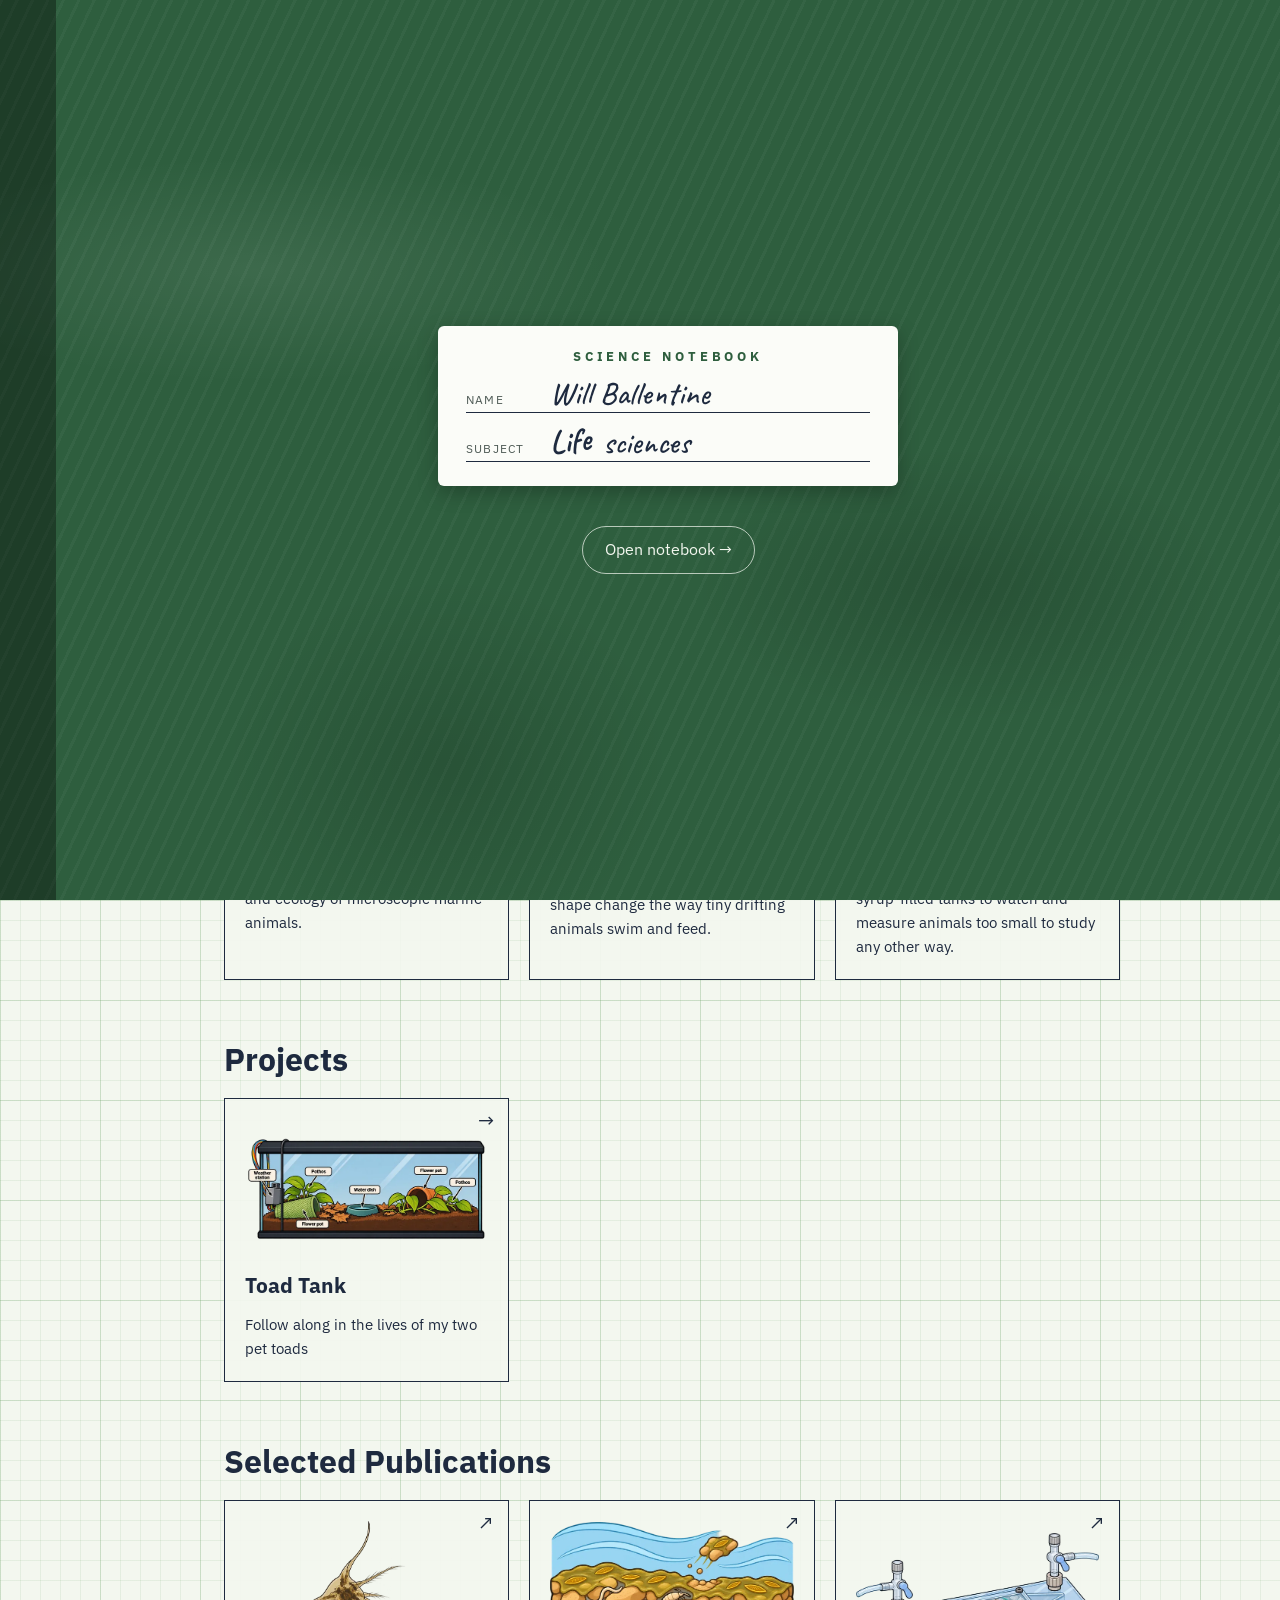
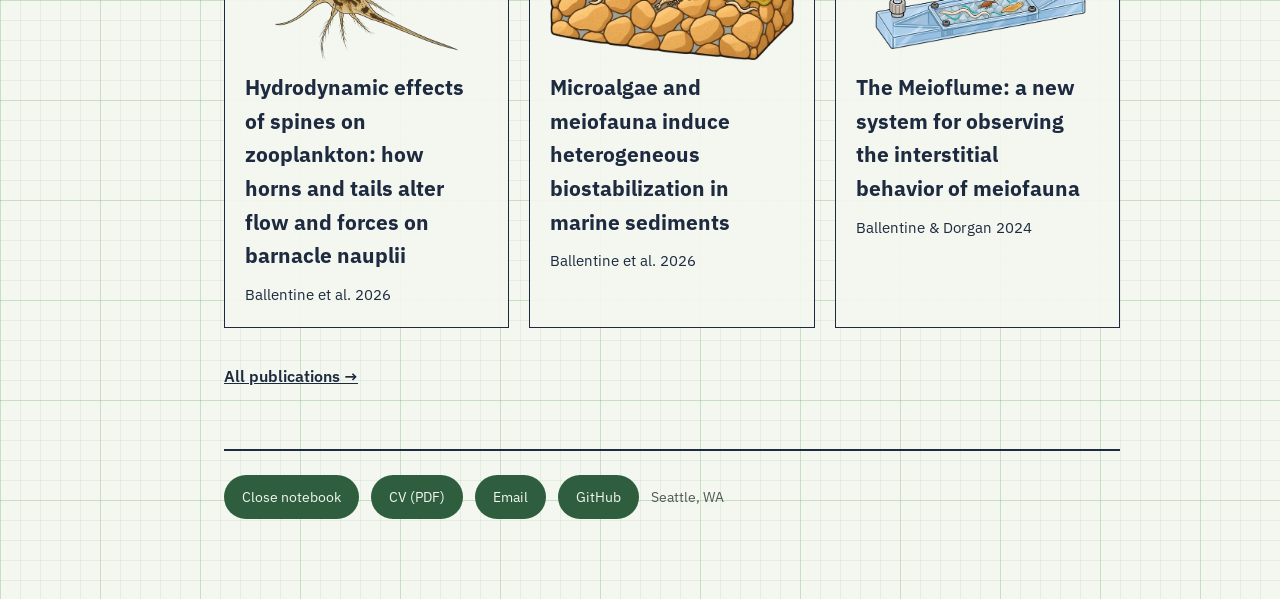
<file: index.html>
<!DOCTYPE html>
<html lang="en">
<head>
  <meta charset="UTF-8">
  <meta name="viewport" content="width=device-width, initial-scale=1">
  <title>Will Ballentine</title>
  <meta name="description" content="Will Ballentine, Postdoctoral Scholar, School of Oceanography, University of Washington.">
  <link rel="preconnect" href="https://fonts.googleapis.com">
  <link rel="preconnect" href="https://fonts.gstatic.com" crossorigin>
  <link rel="stylesheet" href="https://fonts.googleapis.com/css2?family=Caveat:wght@500;700&family=IBM+Plex+Mono:wght@400;500&family=IBM+Plex+Sans:wght@400;500;600;700&display=swap">
  <link rel="stylesheet" href="css/style.css">
</head>
<body>
  <!-- Cover: shown on first visit only -->
  <div class="cover" id="cover">
    <div class="spine" aria-hidden="true"></div>
    <div class="inner">
      <div class="label">
        <h1>Science Notebook</h1>
        <p><span>NAME</span><strong>Will Ballentine</strong></p>
        <p><span>SUBJECT</span><strong><b class="written">Life</b> sciences</strong></p>
      </div>
      <button type="button" id="open-cover">Open notebook →</button>
    </div>
  </div>
  <script>
    const cover = document.getElementById('cover');
    // show once per browsing session, or on demand via ?cover (the "Close notebook" link)
    let seen = false;
    try { seen = sessionStorage.getItem('seenCover') === '1'; } catch (e) {}
    if (seen && !location.search.includes('cover')) cover.hidden = true;
    else document.documentElement.classList.add('cover-open');
    document.getElementById('open-cover').onclick = () => {
      try { sessionStorage.setItem('seenCover', '1'); } catch (e) {}
      history.replaceState(null, '', location.pathname);
      document.documentElement.classList.remove('cover-open');
      cover.classList.add('opening');
      setTimeout(() => (cover.hidden = true), 500);
    };
  </script>

  <nav class="site-nav" aria-label="Main">
    <a class="brand" href="/">Will Ballentine</a>
    <button type="button" class="menu-btn" aria-expanded="false" aria-controls="nav-links">
      <svg width="20" height="20" viewBox="0 0 24 24" fill="none" stroke="currentColor" stroke-width="2" stroke-linecap="round" aria-hidden="true"><path d="M4 7h16M4 12h16M4 17h16"/></svg>Menu
    </button>
    <ul id="nav-links">
      <li><a href="#research">Research</a></li>
      <li><a href="tools/">Tools</a></li>
      <li class="has-sub"><details><summary>Projects</summary><ul><li><a href="https://toads.willballentine.com/">Toad Tank</a></li></ul></details></li>
      <li><a href="publications/">Publications</a></li>
      <li><a href="assets/Will_Ballentine_CV.pdf">CV</a></li>
    </ul>
  </nav>
  <script>
    const nav = document.querySelector('.site-nav'), menuBtn = nav.querySelector('.menu-btn');
    const setMenu = open => { nav.classList.toggle('open', open); menuBtn.setAttribute('aria-expanded', open); };
    menuBtn.onclick = () => setMenu(!nav.classList.contains('open'));
    document.addEventListener('click', e => { const d = nav.querySelector('details'); if (d && !d.contains(e.target)) d.open = false; });
    nav.querySelectorAll('ul a').forEach(a => a.addEventListener('click', () => setMenu(false)));
  </script>

  <main>
    <div class="page-header">
      <div><span>Project</span><strong>Will Ballentine, research notebook</strong></div>
      <div><span>Date</span><strong>2026-11-21</strong></div>
      <div><span>Page No.</span><strong>001</strong></div>
    </div>

    <section class="intro">
      <div>
        <h1>Will Ballentine</h1>
        <p class="role">Postdoctoral Scholar, School of Oceanography, University of Washington (Chan Lab)</p>
        <p class="lede">I am a scientist and a tinkerer. Follow along for updates on my research and side projects.</p>
        <p class="lede">I study how organismal form sets ecological function in animals that live in viscous, structured fluid environments: meiofauna in sediments, zooplankton in the water column. I love building new tech that enables me to explore novel questions in organismal research.</p>
      </div>
      <figure class="taped">
        <img src="assets/headshot.jpg" width="800" height="1000" alt="Will Ballentine smiling in front of cherry blossoms on the UW Quad">
        <figcaption>UW cherry blossom festival</figcaption>
      </figure>
    </section>

    <section id="research">
      <div class="section-title"><h2>Research</h2></div>
      <div class="entries">
        <article class="entry linked">
          <h3><a href="meiofauna/">Meiofauna</a></h3>
          <p class="q">Q: What are they doing down there?</p>
          <p>Studying the behavior, diversity, and ecology of microscopic marine animals.</p>
        </article>
        <article class="entry linked">
          <h3><a href="zooplankton/">Zooplankton hydrodynamics</a></h3>
          <p class="q">Q: What's with all the spines?</p>
          <p>Measuring how spines and body shape change the way tiny drifting animals swim and feed.</p>
        </article>
        <article class="entry linked">
          <h3><a href="tools/">Tool development</a></h3>
          <p class="q">Q: What if the right tool doesn't exist?</p>
          <p>Building see-through sand and syrup-filled tanks to watch and measure animals too small to study any other way.</p>
        </article>
      </div>
    </section>

    <section id="projects">
      <div class="section-title"><h2>Projects</h2></div>
      <div class="entries">
        <article class="entry linked">
          <img class="card-img" src="toads/images/enclosure-small.webp" width="640" height="273" alt="">
          <h3><a href="https://toads.willballentine.com/">Toad Tank</a></h3>
          <p>Follow along in the lives of my two pet toads</p>
        </article>
      </div>
    </section>

    <section id="publications">
      <div class="section-title"><h2>Selected Publications</h2></div>
      <div class="entries">
        <article class="entry linked ext">
          <img class="card-img" src="assets/pubs/jeb-nauplius.webp" alt="">
          <h3><a href="https://doi.org/10.1242/jeb.252318" target="_blank" rel="noopener">Hydrodynamic effects of spines on zooplankton: how horns and tails alter flow and forces on barnacle nauplii<span class="sr-only"> (opens journal site in a new tab)</span></a></h3>
          <p>Ballentine et al. 2026</p>
        </article>
        <article class="entry linked ext">
          <img class="card-img" src="assets/pubs/jgr-erosion.webp" alt="">
          <h3><a href="https://doi.org/10.1029/2025JC023521" target="_blank" rel="noopener">Microalgae and meiofauna induce heterogeneous biostabilization in marine sediments<span class="sr-only"> (opens journal site in a new tab)</span></a></h3>
          <p>Ballentine et al. 2026</p>
        </article>
        <article class="entry linked ext">
          <img class="card-img" src="assets/pubs/iob-meioflume.webp" alt="">
          <h3><a href="https://doi.org/10.1093/iob/obae016" target="_blank" rel="noopener">The Meioflume: a new system for observing the interstitial behavior of meiofauna<span class="sr-only"> (opens journal site in a new tab)</span></a></h3>
          <p>Ballentine &amp; Dorgan 2024</p>
        </article>
      </div>
      <p class="all-link"><a href="publications/">All publications →</a></p>
    </section>

    <footer class="site-footer" id="cv">
      <div class="links">
        <a href="/?cover">Close notebook</a>
        <a href="assets/Will_Ballentine_CV.pdf">CV (PDF)</a>
        <a href="mailto:wballen1@uw.edu">Email</a>
        <a href="https://github.com/Will-ballentine">GitHub</a>
        <span class="muted">Seattle, WA</span>
      </div>
    </footer>
  </main>
</body>
</html>
</file>
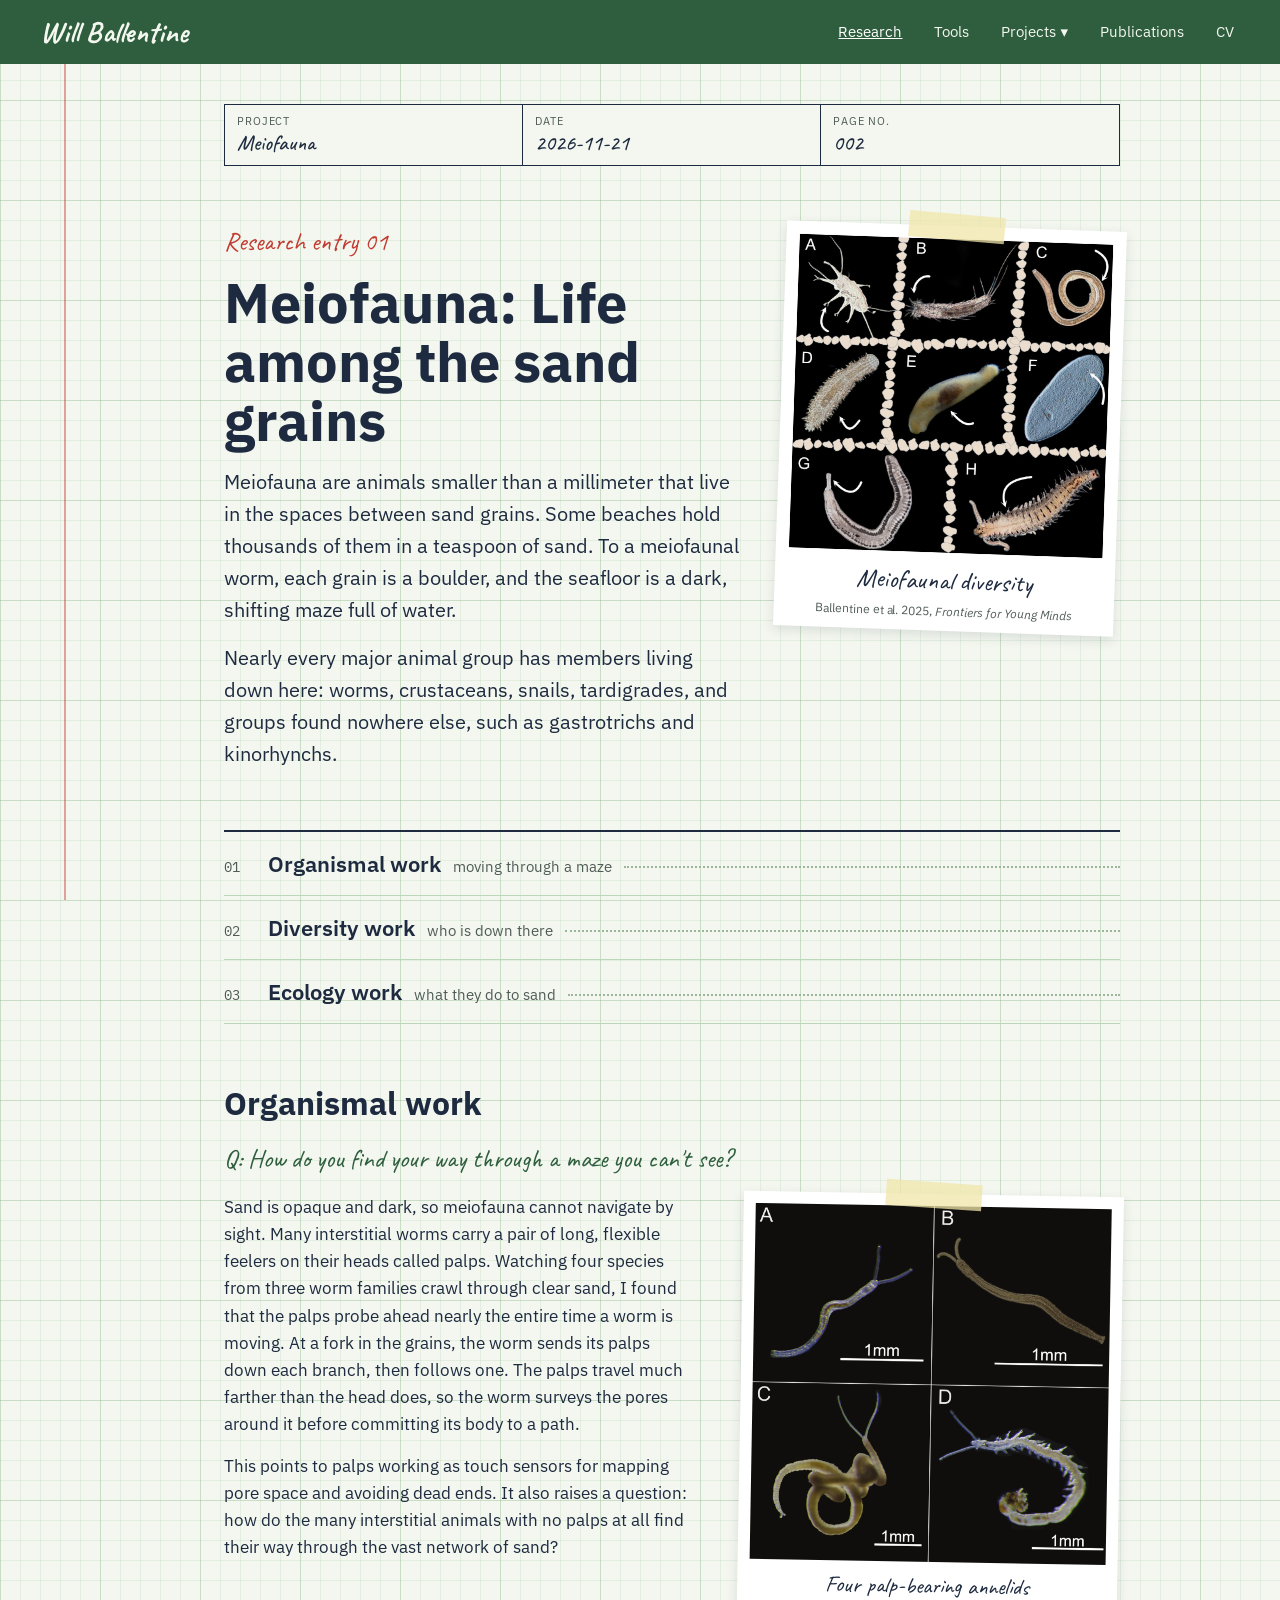
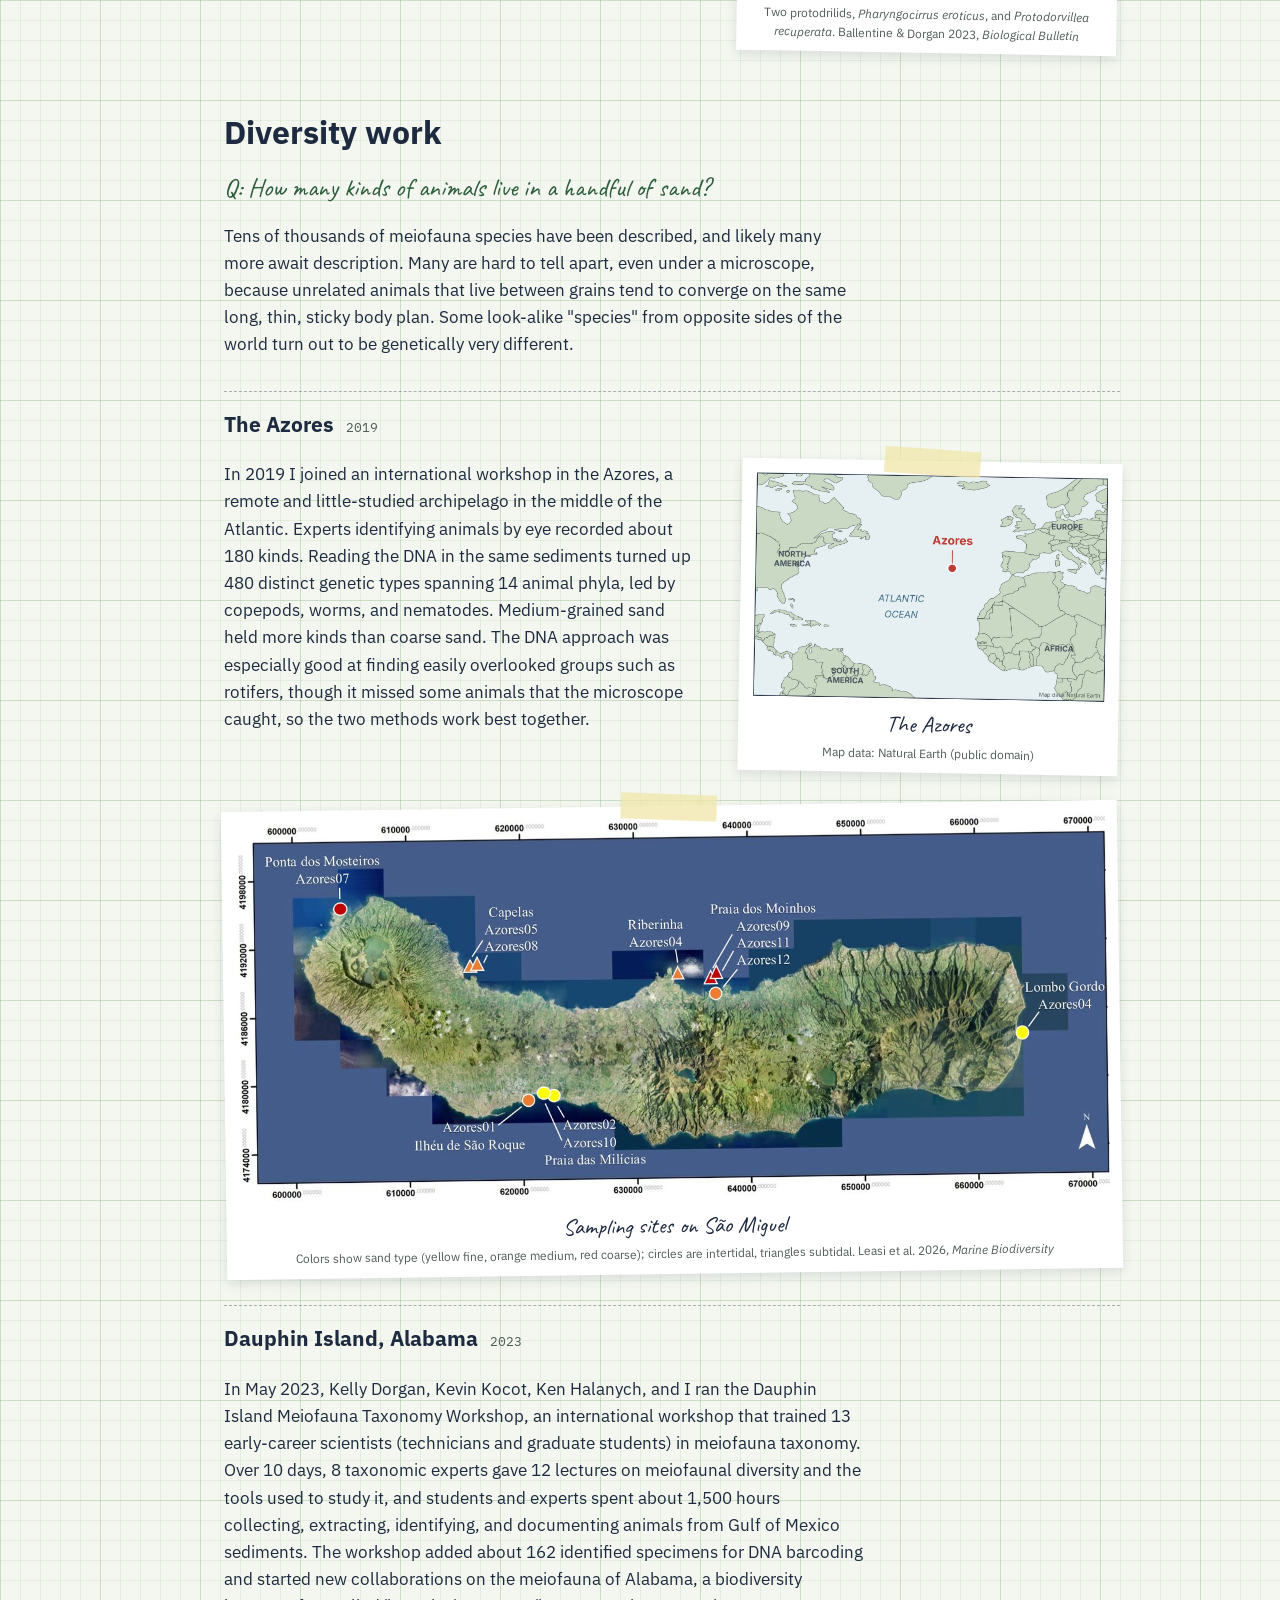
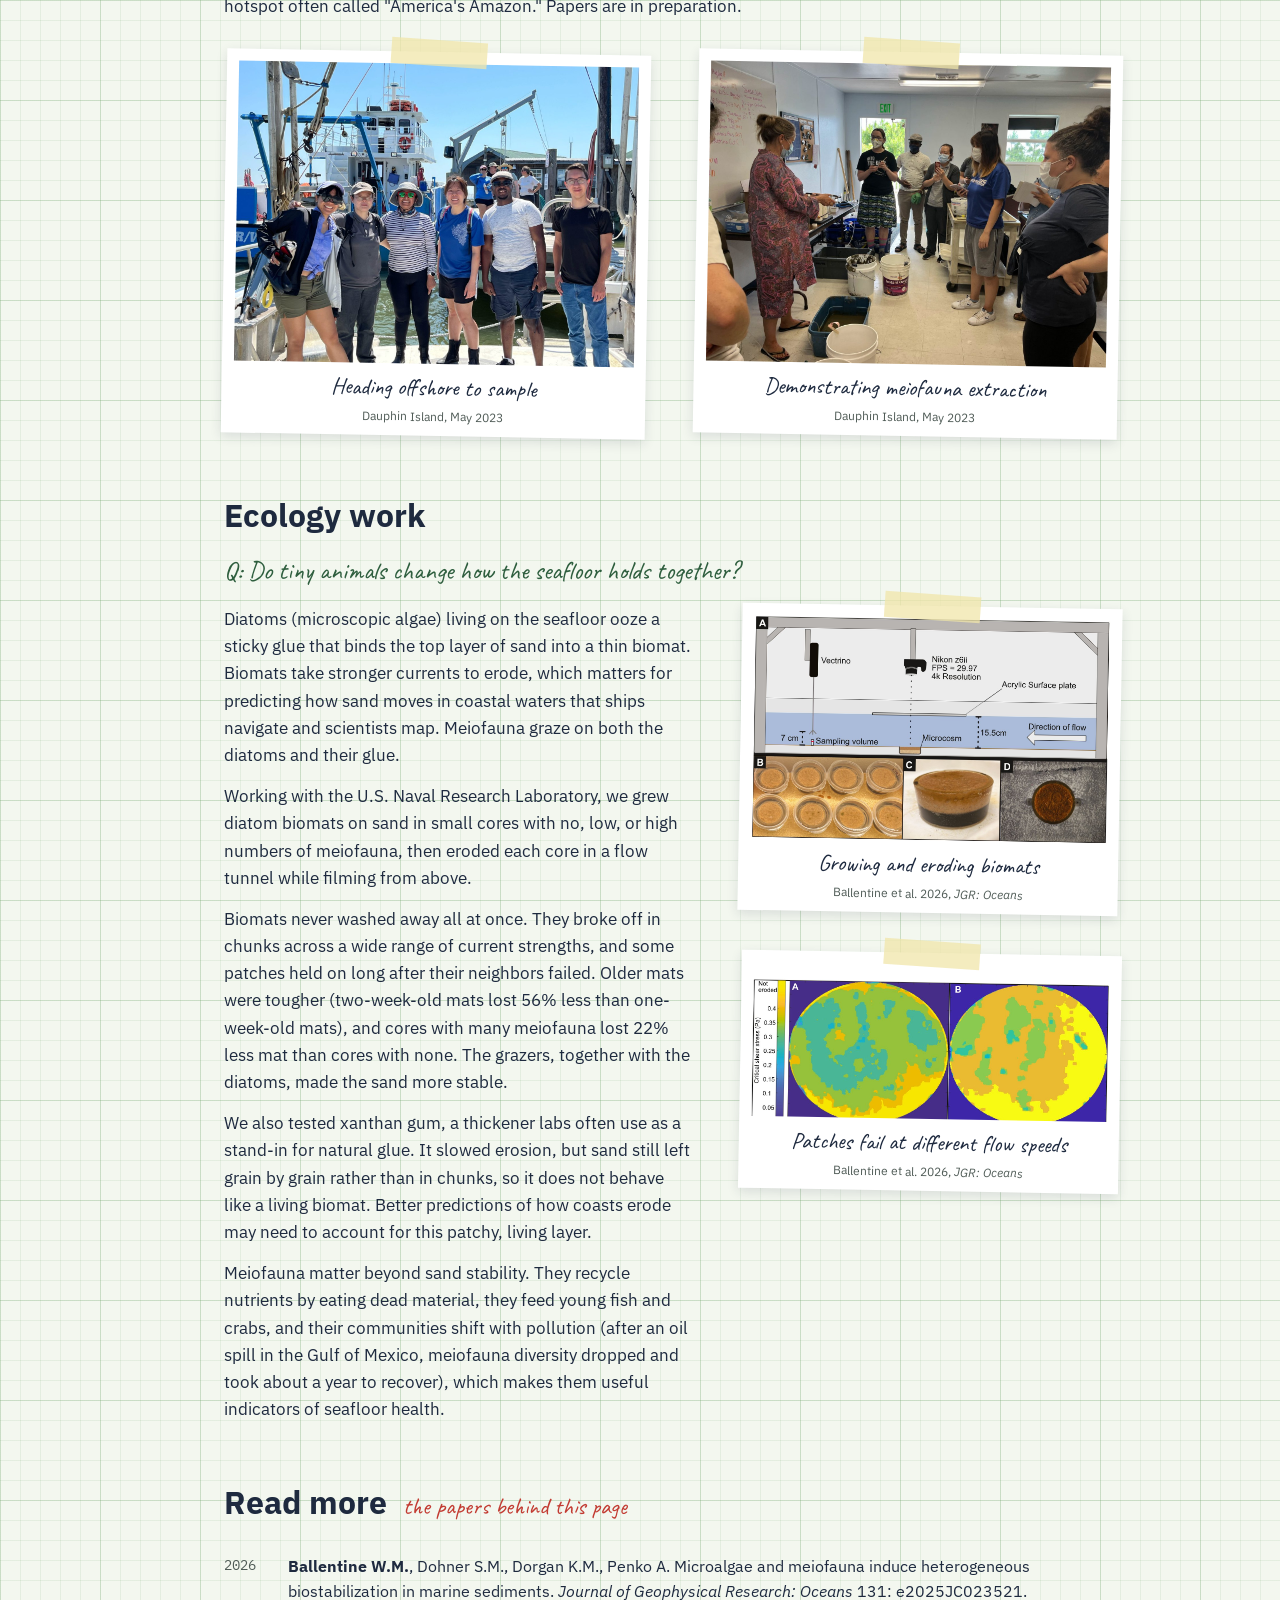
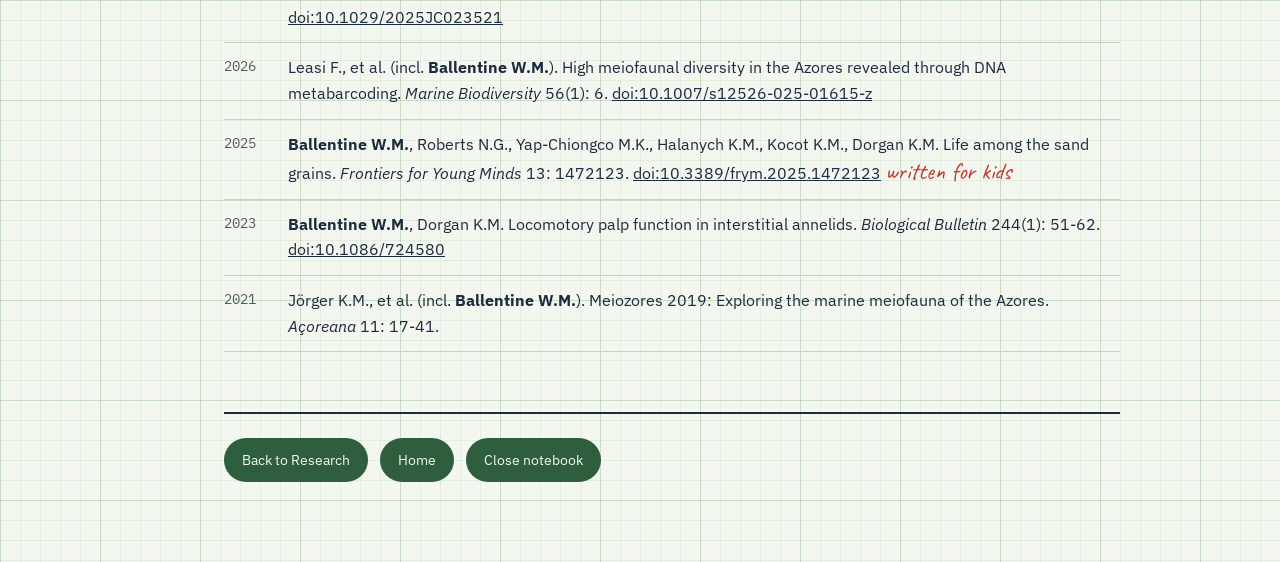
<file: meiofauna/index.html>
<!DOCTYPE html>
<html lang="en">
<head>
  <meta charset="UTF-8">
  <meta name="viewport" content="width=device-width, initial-scale=1">
  <title>Meiofauna: Life among the sand grains | Will Ballentine</title>
  <meta name="description" content="Will Ballentine's research on meiofauna, the tiny animals that live between sand grains: how they move, how many kinds there are, and what they do for the seafloor.">
  <link rel="preconnect" href="https://fonts.googleapis.com">
  <link rel="preconnect" href="https://fonts.gstatic.com" crossorigin>
  <link rel="stylesheet" href="https://fonts.googleapis.com/css2?family=Caveat:wght@500;700&family=IBM+Plex+Mono:wght@400;500&family=IBM+Plex+Sans:wght@400;500;600;700&display=swap">
  <link rel="stylesheet" href="../css/style.css">
</head>
<body>
  <nav class="site-nav" aria-label="Main">
    <a class="brand" href="/">Will Ballentine</a>
    <button type="button" class="menu-btn" aria-expanded="false" aria-controls="nav-links">
      <svg width="20" height="20" viewBox="0 0 24 24" fill="none" stroke="currentColor" stroke-width="2" stroke-linecap="round" aria-hidden="true"><path d="M4 7h16M4 12h16M4 17h16"/></svg>Menu
    </button>
    <ul id="nav-links">
      <li><a href="/#research" aria-current="page">Research</a></li>
      <li><a href="/tools/">Tools</a></li>
      <li class="has-sub"><details><summary>Projects</summary><ul><li><a href="https://toads.willballentine.com/">Toad Tank</a></li></ul></details></li>
      <li><a href="/publications/">Publications</a></li>
      <li><a href="/assets/Will_Ballentine_CV.pdf">CV</a></li>
    </ul>
  </nav>
  <script>
    const nav = document.querySelector('.site-nav'), menuBtn = nav.querySelector('.menu-btn');
    const setMenu = open => { nav.classList.toggle('open', open); menuBtn.setAttribute('aria-expanded', open); };
    menuBtn.onclick = () => setMenu(!nav.classList.contains('open'));
    document.addEventListener('click', e => { const d = nav.querySelector('details'); if (d && !d.contains(e.target)) d.open = false; });
    nav.querySelectorAll('ul a').forEach(a => a.addEventListener('click', () => setMenu(false)));
  </script>

  <main>
    <div class="page-header">
      <div><span>Project</span><strong>Meiofauna</strong></div>
      <div><span>Date</span><strong>2026-11-21</strong></div>
      <div><span>Page No.</span><strong>002</strong></div>
    </div>

    <section class="intro">
      <div>
        <p class="hand red" style="font-size: 26px;">Research entry 01</p>
        <h1>Meiofauna: Life among the sand grains</h1>
        <p class="lede">Meiofauna are animals smaller than a millimeter that live in the spaces between sand grains. Some beaches hold thousands of them in a teaspoon of sand. To a meiofaunal worm, each grain is a boulder, and the seafloor is a dark, shifting maze full of water.</p>
        <p class="lede">Nearly every major animal group has members living down here: worms, crustaceans, snails, tardigrades, and groups found nowhere else, such as gastrotrichs and kinorhynchs.</p>
      </div>
      <figure class="taped hero">
        <img class="square" src="images/meiofauna-montage.jpg" width="1000" height="1000" alt="Eight microscope images of meiofauna separated by drawn sand grains: a tardigrade, a kinorhynch, a nematode, a gastrotrich, an aplacophoran mollusk, an acoel worm, a nemertean, and a spionid worm">
        <figcaption>Meiofaunal diversity</figcaption>
        <p class="credit">Ballentine et al. 2025, <i>Frontiers for Young Minds</i></p>
      </figure>
    </section>

    <ol class="toc">
      <li><a href="#organismal"><span class="num">01</span><span class="title">Organismal work</span><span class="desc">moving through a maze</span><span class="dots" aria-hidden="true"></span></a></li>
      <li><a href="#diversity"><span class="num">02</span><span class="title">Diversity work</span><span class="desc">who is down there</span><span class="dots" aria-hidden="true"></span></a></li>
      <li><a href="#ecology"><span class="num">03</span><span class="title">Ecology work</span><span class="desc">what they do to sand</span><span class="dots" aria-hidden="true"></span></a></li>
    </ol>

    <section id="organismal">
      <div class="section-title"><h2>Organismal work</h2></div>
      <p class="hand green q-line">Q: How do you find your way through a maze you can't see?</p>
      <div class="study">
        <div>
          <p>Sand is opaque and dark, so meiofauna cannot navigate by sight. Many interstitial worms carry a pair of long, flexible feelers on their heads called palps. Watching four species from three worm families crawl through clear sand, I found that the palps probe ahead nearly the entire time a worm is moving. At a fork in the grains, the worm sends its palps down each branch, then follows one. The palps travel much farther than the head does, so the worm surveys the pores around it before committing its body to a path.</p>
          <p>This points to palps working as touch sensors for mapping pore space and avoiding dead ends. It also raises a question: how do the many interstitial animals with no palps at all find their way through the vast network of sand?</p>
        </div>
        <figure class="taped wide">
          <img src="images/palp-species.jpg" width="1200" height="1200" alt="Four interstitial worms photographed on black backgrounds, each with a pair of long palps at the head end and a 1 mm scale bar">
          <figcaption>Four palp-bearing annelids</figcaption>
          <p class="credit">Two protodrilids, <i>Pharyngocirrus eroticus</i>, and <i>Protodorvillea recuperata</i>. Ballentine &amp; Dorgan 2023, <i>Biological Bulletin</i></p>
        </figure>
      </div>
    </section>

    <section id="diversity">
      <div class="section-title"><h2>Diversity work</h2></div>
      <p class="hand green q-line">Q: How many kinds of animals live in a handful of sand?</p>
      <div class="study">
        <div>
          <p>Tens of thousands of meiofauna species have been described, and likely many more await description. Many are hard to tell apart, even under a microscope, because unrelated animals that live between grains tend to converge on the same long, thin, sticky body plan. Some look-alike "species" from opposite sides of the world turn out to be genetically very different.</p>
        </div>
      </div>
      <h3 class="subhead">The Azores <span>2019</span></h3>
      <div class="study">
        <div>
          <p>In 2019 I joined an international workshop in the Azores, a remote and little-studied archipelago in the middle of the Atlantic. Experts identifying animals by eye recorded about 180 kinds. Reading the DNA in the same sediments turned up 480 distinct genetic types spanning 14 animal phyla, led by copepods, worms, and nematodes. Medium-grained sand held more kinds than coarse sand. The DNA approach was especially good at finding easily overlooked groups such as rotifers, though it missed some animals that the microscope caught, so the two methods work best together.</p>
        </div>
        <figure class="taped wide">
          <img src="images/atlantic-azores.jpg" width="1260" height="808" alt="Map of the North Atlantic with a red dot marking the Azores, roughly midway between North America and Europe">
          <figcaption>The Azores</figcaption>
          <p class="credit">Map data: Natural Earth (public domain)</p>
        </figure>
      </div>
      <div class="figures">
        <figure class="taped full">
          <img src="images/sao-miguel-sites.jpg" width="1400" height="616" alt="Satellite image of São Miguel island with eleven labeled sampling sites around its coast">
          <figcaption>Sampling sites on São Miguel</figcaption>
          <p class="credit">Colors show sand type (yellow fine, orange medium, red coarse); circles are intertidal, triangles subtidal. Leasi et al. 2026, <i>Marine Biodiversity</i></p>
        </figure>
      </div>
      <h3 class="subhead">Dauphin Island, Alabama <span>2023</span></h3>
      <div class="study">
        <div>
          <p>In May 2023, Kelly Dorgan, Kevin Kocot, Ken Halanych, and I ran the Dauphin Island Meiofauna Taxonomy Workshop, an international workshop that trained 13 early-career scientists (technicians and graduate students) in meiofauna taxonomy. Over 10 days, 8 taxonomic experts gave 12 lectures on meiofaunal diversity and the tools used to study it, and students and experts spent about 1,500 hours collecting, extracting, identifying, and documenting animals from Gulf of Mexico sediments. The workshop added about 162 identified specimens for DNA barcoding and started new collaborations on the meiofauna of Alabama, a biodiversity hotspot often called "America's Amazon." Papers are in preparation.</p>
        </div>
      </div>
      <div class="figures">
        <figure class="taped wide">
          <img src="images/dimtw-field.jpg" width="1400" height="1050" alt="Six workshop participants smiling on a dock in front of a research vessel on a sunny day">
          <figcaption>Heading offshore to sample</figcaption>
          <p class="credit">Dauphin Island, May 2023</p>
        </figure>
        <figure class="taped wide">
          <img src="images/dimtw-extraction.jpg" width="1400" height="1050" alt="A taxonomic expert demonstrates meiofauna extraction from buckets of sediment and seawater as workshop participants watch and take notes">
          <figcaption>Demonstrating meiofauna extraction</figcaption>
          <p class="credit">Dauphin Island, May 2023</p>
        </figure>
      </div>
    </section>

    <section id="ecology">
      <div class="section-title"><h2>Ecology work</h2></div>
      <p class="hand green q-line">Q: Do tiny animals change how the seafloor holds together?</p>
      <div class="study">
        <div>
          <p>Diatoms (microscopic algae) living on the seafloor ooze a sticky glue that binds the top layer of sand into a thin biomat. Biomats take stronger currents to erode, which matters for predicting how sand moves in coastal waters that ships navigate and scientists map. Meiofauna graze on both the diatoms and their glue.</p>
          <p>Working with the U.S. Naval Research Laboratory, we grew diatom biomats on sand in small cores with no, low, or high numbers of meiofauna, then eroded each core in a flow tunnel while filming from above.</p>
          <p>Biomats never washed away all at once. They broke off in chunks across a wide range of current strengths, and some patches held on long after their neighbors failed. Older mats were tougher (two-week-old mats lost 56% less than one-week-old mats), and cores with many meiofauna lost 22% less mat than cores with none. The grazers, together with the diatoms, made the sand more stable.</p>
          <p>We also tested xanthan gum, a thickener labs often use as a stand-in for natural glue. It slowed erosion, but sand still left grain by grain rather than in chunks, so it does not behave like a living biomat. Better predictions of how coasts erode may need to account for this patchy, living layer.</p>
          <p>Meiofauna matter beyond sand stability. They recycle nutrients by eating dead material, they feed young fish and crabs, and their communities shift with pollution (after an oil spill in the Gulf of Mexico, meiofauna diversity dropped and took about a year to recover), which makes them useful indicators of seafloor health.</p>
        </div>
        <div class="fig-stack">
          <figure class="taped wide">
            <img src="images/biomat-setup.jpg" width="1400" height="876" alt="Diagram of the flow tunnel with a camera above a sediment core and a current meter upstream, with photos of cores in their culture tanks, a core with a brown diatom mat on top, and the camera's view of a core in the tunnel">
            <figcaption>Growing and eroding biomats</figcaption>
            <p class="credit">Ballentine et al. 2026, <i>JGR: Oceans</i></p>
          </figure>
          <figure class="taped wide">
            <img src="images/biomat-erosion.jpg" width="1400" height="607" alt="Two heat maps of circular sediment cores colored by the current strength at which each spot eroded, showing irregular patches rather than uniform erosion; the right core, older and with many meiofauna, has more area that never eroded">
            <figcaption>Patches fail at different flow speeds</figcaption>
            <p class="credit">Ballentine et al. 2026, <i>JGR: Oceans</i></p>
          </figure>
        </div>
      </div>
    </section>

    <section id="papers">
      <div class="section-title"><h2>Read more</h2><span class="hand">the papers behind this page</span></div>
      <ol class="pubs">
        <li><span class="year">2026</span><span><strong>Ballentine W.M.</strong>, Dohner S.M., Dorgan K.M., Penko A. Microalgae and meiofauna induce heterogeneous biostabilization in marine sediments. <em>Journal of Geophysical Research: Oceans</em> 131: e2025JC023521. <a href="https://doi.org/10.1029/2025JC023521">doi:10.1029/2025JC023521</a></span></li>
        <li><span class="year">2026</span><span>Leasi F., et al. (incl. <strong>Ballentine W.M.</strong>). High meiofaunal diversity in the Azores revealed through DNA metabarcoding. <em>Marine Biodiversity</em> 56(1): 6. <a href="https://doi.org/10.1007/s12526-025-01615-z">doi:10.1007/s12526-025-01615-z</a></span></li>
        <li><span class="year">2025</span><span><strong>Ballentine W.M.</strong>, Roberts N.G., Yap-Chiongco M.K., Halanych K.M., Kocot K.M., Dorgan K.M. Life among the sand grains. <em>Frontiers for Young Minds</em> 13: 1472123. <a href="https://doi.org/10.3389/frym.2025.1472123">doi:10.3389/frym.2025.1472123</a> <span class="hand red">written for kids</span></span></li>
        <li><span class="year">2023</span><span><strong>Ballentine W.M.</strong>, Dorgan K.M. Locomotory palp function in interstitial annelids. <em>Biological Bulletin</em> 244(1): 51-62. <a href="https://doi.org/10.1086/724580">doi:10.1086/724580</a></span></li>
        <li><span class="year">2021</span><span>Jörger K.M., et al. (incl. <strong>Ballentine W.M.</strong>). Meiozores 2019: Exploring the marine meiofauna of the Azores. <em>Açoreana</em> 11: 17-41.</span></li>
      </ol>
    </section>

    <footer class="site-footer">
      <div class="links">
        <a href="/#research">Back to Research</a>
        <a href="/">Home</a>
        <a href="/?cover">Close notebook</a>
      </div>
    </footer>
  </main>
</body>
</html>
</file>
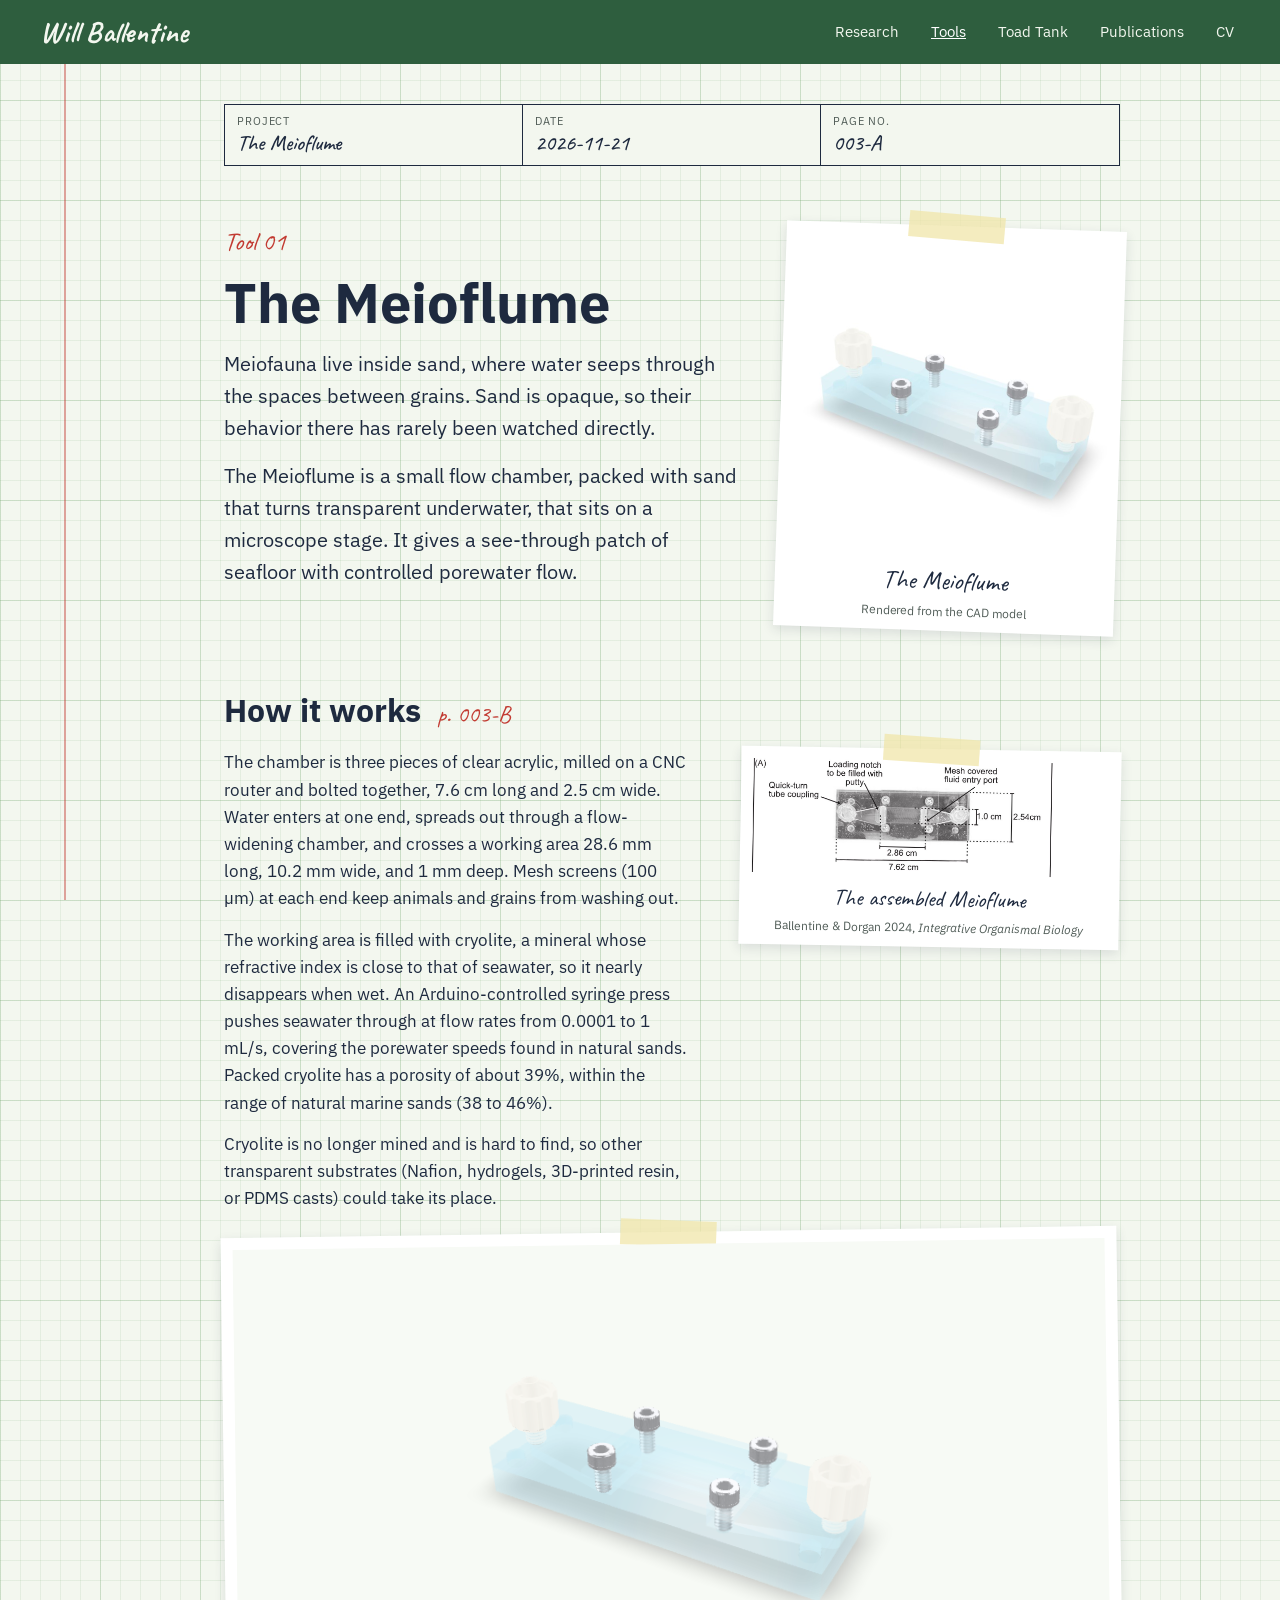
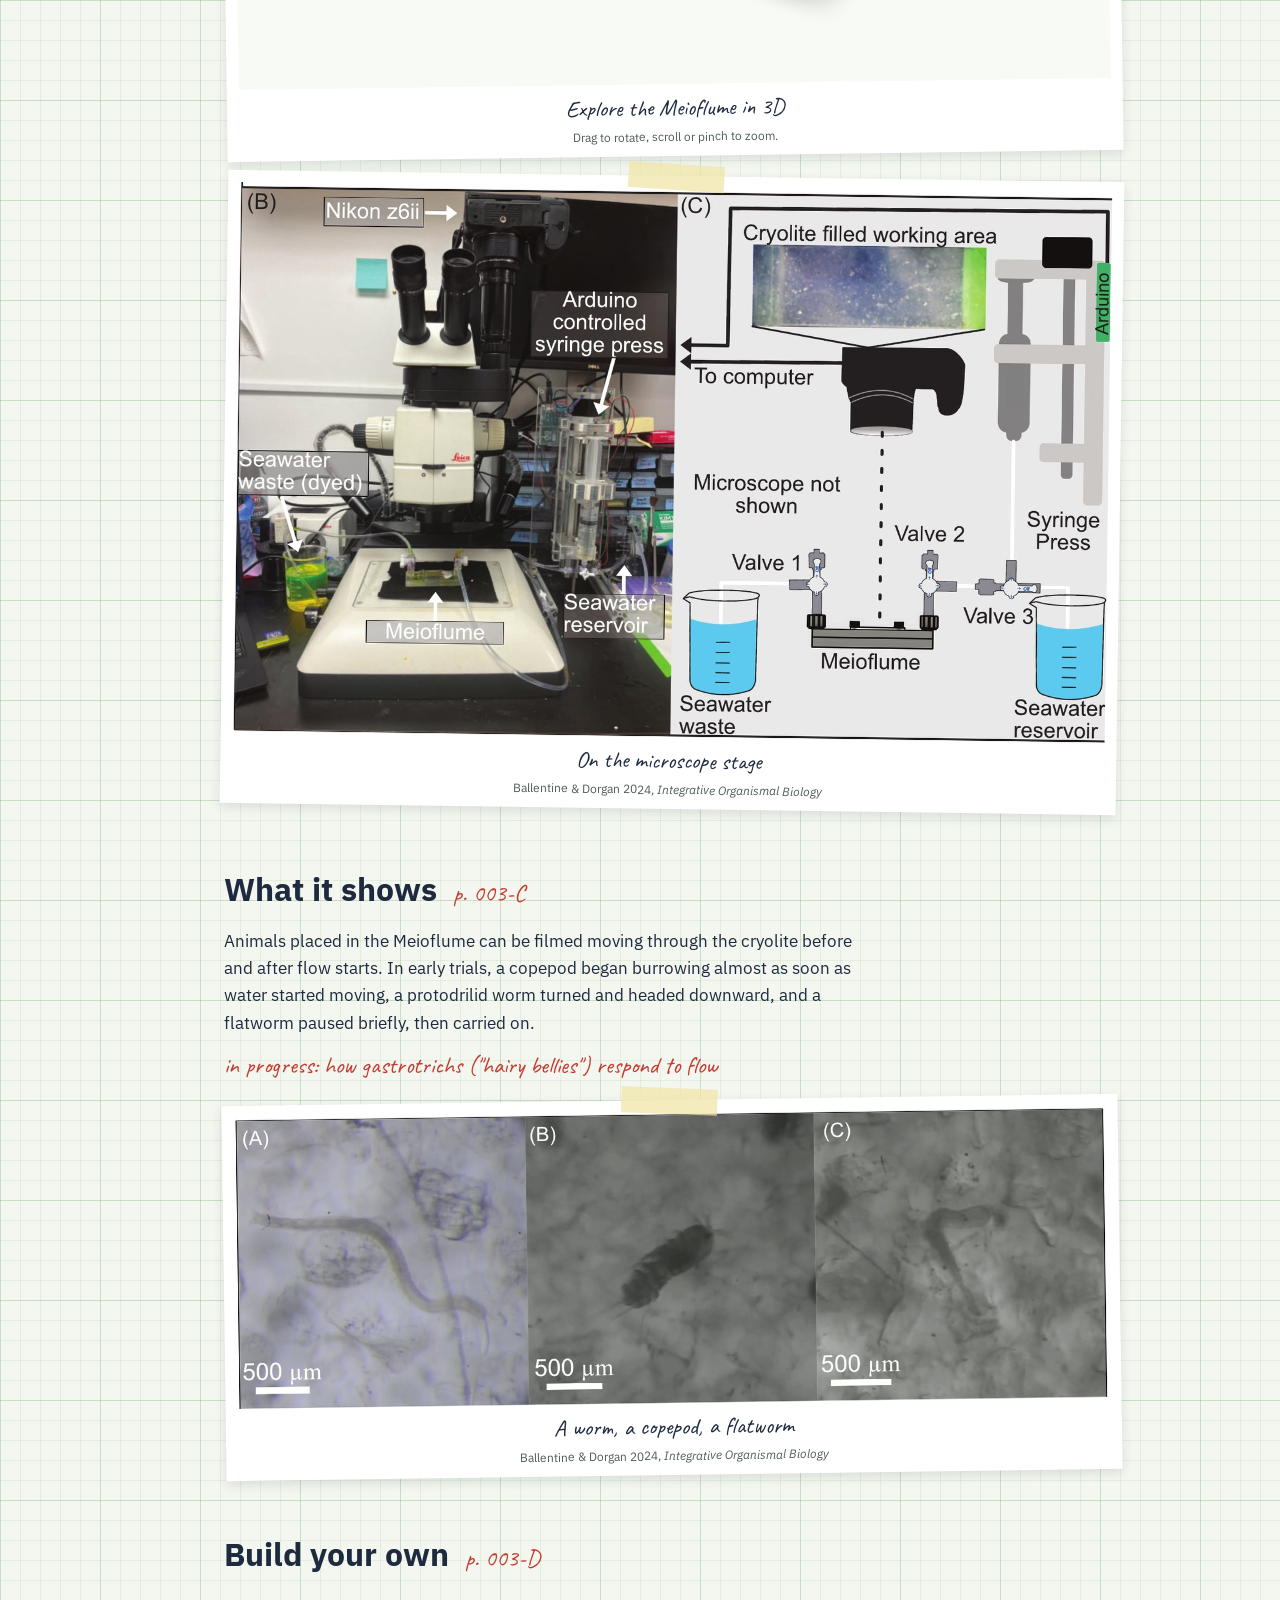
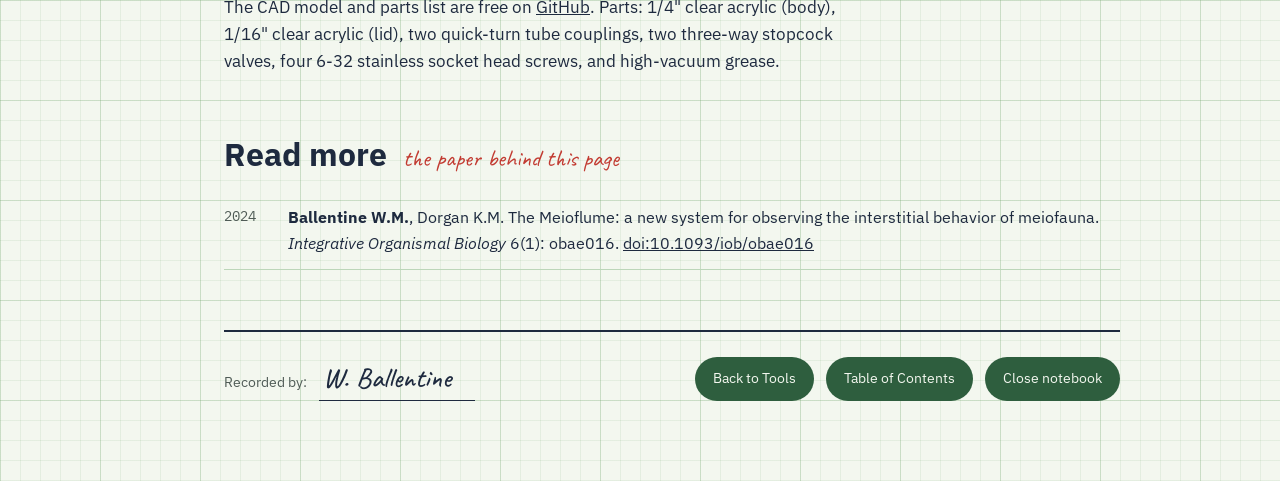
<file: meioflume/index.html>
<!DOCTYPE html>
<html lang="en">
<head>
  <meta charset="UTF-8">
  <meta name="viewport" content="width=device-width, initial-scale=1">
  <title>The Meioflume | Will Ballentine</title>
  <meta name="description" content="The Meioflume: a small, low-cost flow chamber filled with transparent sediment for watching meiofauna move between sand grains.">
  <link rel="preconnect" href="https://fonts.googleapis.com">
  <link rel="preconnect" href="https://fonts.gstatic.com" crossorigin>
  <link rel="stylesheet" href="https://fonts.googleapis.com/css2?family=Caveat:wght@500;700&family=IBM+Plex+Mono:wght@400;500&family=IBM+Plex+Sans:wght@400;500;600;700&display=swap">
  <link rel="stylesheet" href="../css/style.css">
  <script type="module" src="/assets/js/model-viewer.min.js"></script>
  <style>model-viewer { width: 100%; height: 440px; background: #F7FAF5; --poster-color: #F7FAF5; } @media (max-width: 700px) { model-viewer { height: 300px; } }</style>
</head>
<body>
  <nav class="site-nav" aria-label="Main">
    <a class="brand" href="/">Will Ballentine</a>
    <button type="button" class="menu-btn" aria-expanded="false" aria-controls="nav-links">
      <svg width="20" height="20" viewBox="0 0 24 24" fill="none" stroke="currentColor" stroke-width="2" stroke-linecap="round" aria-hidden="true"><path d="M4 7h16M4 12h16M4 17h16"/></svg>Menu
    </button>
    <ul id="nav-links">
      <li><a href="/#research">Research</a></li>
      <li><a href="/#tools" aria-current="page">Tools</a></li>
      <li><a href="https://toads.willballentine.com/">Toad Tank</a></li>
      <li><a href="/#publications">Publications</a></li>
      <li><a href="/assets/Will_Ballentine_CV.pdf">CV</a></li>
    </ul>
  </nav>
  <script>
    const nav = document.querySelector('.site-nav'), menuBtn = nav.querySelector('.menu-btn');
    const setMenu = open => { nav.classList.toggle('open', open); menuBtn.setAttribute('aria-expanded', open); };
    menuBtn.onclick = () => setMenu(!nav.classList.contains('open'));
    nav.querySelectorAll('ul a').forEach(a => a.addEventListener('click', () => setMenu(false)));
  </script>

  <main>
    <div class="page-header">
      <div><span>Project</span><strong>The Meioflume</strong></div>
      <div><span>Date</span><strong>2026-11-21</strong></div>
      <div><span>Page No.</span><strong>003-A</strong></div>
    </div>

    <section class="intro">
      <div>
        <p class="hand red" style="font-size: 26px;">Tool 01</p>
        <h1>The Meioflume</h1>
        <p class="lede">Meiofauna live inside sand, where water seeps through the spaces between grains. Sand is opaque, so their behavior there has rarely been watched directly.</p>
        <p class="lede">The Meioflume is a small flow chamber, packed with sand that turns transparent underwater, that sits on a microscope stage. It gives a see-through patch of seafloor with controlled porewater flow.</p>
      </div>
      <figure class="taped hero">
        <img class="square" src="/assets/meioflume-render.jpg" width="800" height="800" alt="3D render of the Meioflume: a clear acrylic block with four steel screws on top and a white tube coupling at each end">
        <figcaption>The Meioflume</figcaption>
        <p class="credit">Rendered from the CAD model</p>
      </figure>
    </section>

    <section id="design">
      <div class="section-title"><h2>How it works</h2><span class="hand">p. 003-B</span></div>
      <div class="study">
        <div>
          <p>The chamber is three pieces of clear acrylic, milled on a CNC router and bolted together, 7.6 cm long and 2.5 cm wide. Water enters at one end, spreads out through a flow-widening chamber, and crosses a working area 28.6 mm long, 10.2 mm wide, and 1 mm deep. Mesh screens (100 µm) at each end keep animals and grains from washing out.</p>
          <p>The working area is filled with cryolite, a mineral whose refractive index is close to that of seawater, so it nearly disappears when wet. An Arduino-controlled syringe press pushes seawater through at flow rates from 0.0001 to 1 mL/s, covering the porewater speeds found in natural sands. Packed cryolite has a porosity of about 39%, within the range of natural marine sands (38 to 46%).</p>
          <p>Cryolite is no longer mined and is hard to find, so other transparent substrates (Nafion, hydrogels, 3D-printed resin, or PDMS casts) could take its place.</p>
        </div>
        <figure class="taped wide">
          <img src="images/meioflume-photo.jpg" width="1400" height="448" alt="The assembled Meioflume, a 7.62 cm long clear acrylic chamber with labeled tube couplings, loading notch, and mesh-covered entry ports around a 2.86 by 1.0 cm working area">
          <figcaption>The assembled Meioflume</figcaption>
          <p class="credit">Ballentine &amp; Dorgan 2024, <i>Integrative Organismal Biology</i></p>
        </figure>
      </div>
      <figure class="taped full">
        <model-viewer src="/assets/models/meioflume.glb" poster="images/meioflume-poster.jpg" alt="Interactive 3D model of the Meioflume" camera-controls touch-action="pan-y" auto-rotate rotation-per-second="15deg" camera-orbit="30deg 58deg 105%" environment-image="neutral" shadow-intensity="0.6" exposure="1.1" ar></model-viewer>
        <figcaption>Explore the Meioflume in 3D</figcaption>
        <p class="credit">Drag to rotate, scroll or pinch to zoom.</p>
      </figure>
      <figure class="taped full">
        <img src="images/meioflume-setup.jpg" width="1400" height="882" alt="Photo of the Meioflume on a dissecting microscope stage connected by tubing to an Arduino-controlled syringe press and seawater reservoirs, beside a diagram of the same setup with three stopcock valves">
        <figcaption>On the microscope stage</figcaption>
        <p class="credit">Ballentine &amp; Dorgan 2024, <i>Integrative Organismal Biology</i></p>
      </figure>
    </section>

    <section id="observations">
      <div class="section-title"><h2>What it shows</h2><span class="hand">p. 003-C</span></div>
      <div class="study">
        <div>
          <p>Animals placed in the Meioflume can be filmed moving through the cryolite before and after flow starts. In early trials, a copepod began burrowing almost as soon as water started moving, a protodrilid worm turned and headed downward, and a flatworm paused briefly, then carried on.</p>
          <p class="hand red">in progress: how gastrotrichs ("hairy bellies") respond to flow</p>
        </div>
      </div>
      <figure class="taped full">
        <img src="images/meioflume-fauna.jpg" width="1400" height="468" alt="Three microscope views through the Meioflume: a thin worm, a copepod carrying eggs, and a flatworm among cryolite grains, each with a 500 micrometer scale bar">
        <figcaption>A worm, a copepod, a flatworm</figcaption>
        <p class="credit">Ballentine &amp; Dorgan 2024, <i>Integrative Organismal Biology</i></p>
      </figure>
    </section>

    <section id="build">
      <div class="section-title"><h2>Build your own</h2><span class="hand">p. 003-D</span></div>
      <p style="max-width: 640px; font-size: 17px;">The CAD model and parts list are free on <a href="https://github.com/Will-Ballentine/Meioflume_Designs">GitHub</a>. Parts: 1/4" clear acrylic (body), 1/16" clear acrylic (lid), two quick-turn tube couplings, two three-way stopcock valves, four 6-32 stainless socket head screws, and high-vacuum grease.</p>
    </section>

    <section id="papers">
      <div class="section-title"><h2>Read more</h2><span class="hand">the paper behind this page</span></div>
      <ol class="pubs">
        <li><span class="year">2024</span><span><strong>Ballentine W.M.</strong>, Dorgan K.M. The Meioflume: a new system for observing the interstitial behavior of meiofauna. <em>Integrative Organismal Biology</em> 6(1): obae016. <a href="https://doi.org/10.1093/iob/obae016">doi:10.1093/iob/obae016</a></span></li>
      </ol>
    </section>

    <footer class="site-footer">
      <div class="sig"><span class="muted">Recorded by:</span><strong>W. Ballentine</strong></div>
      <div class="links">
        <a href="/#tools">Back to Tools</a>
        <a href="/">Table of Contents</a>
        <a href="/?cover">Close notebook</a>
      </div>
    </footer>
  </main>
</body>
</html>
</file>
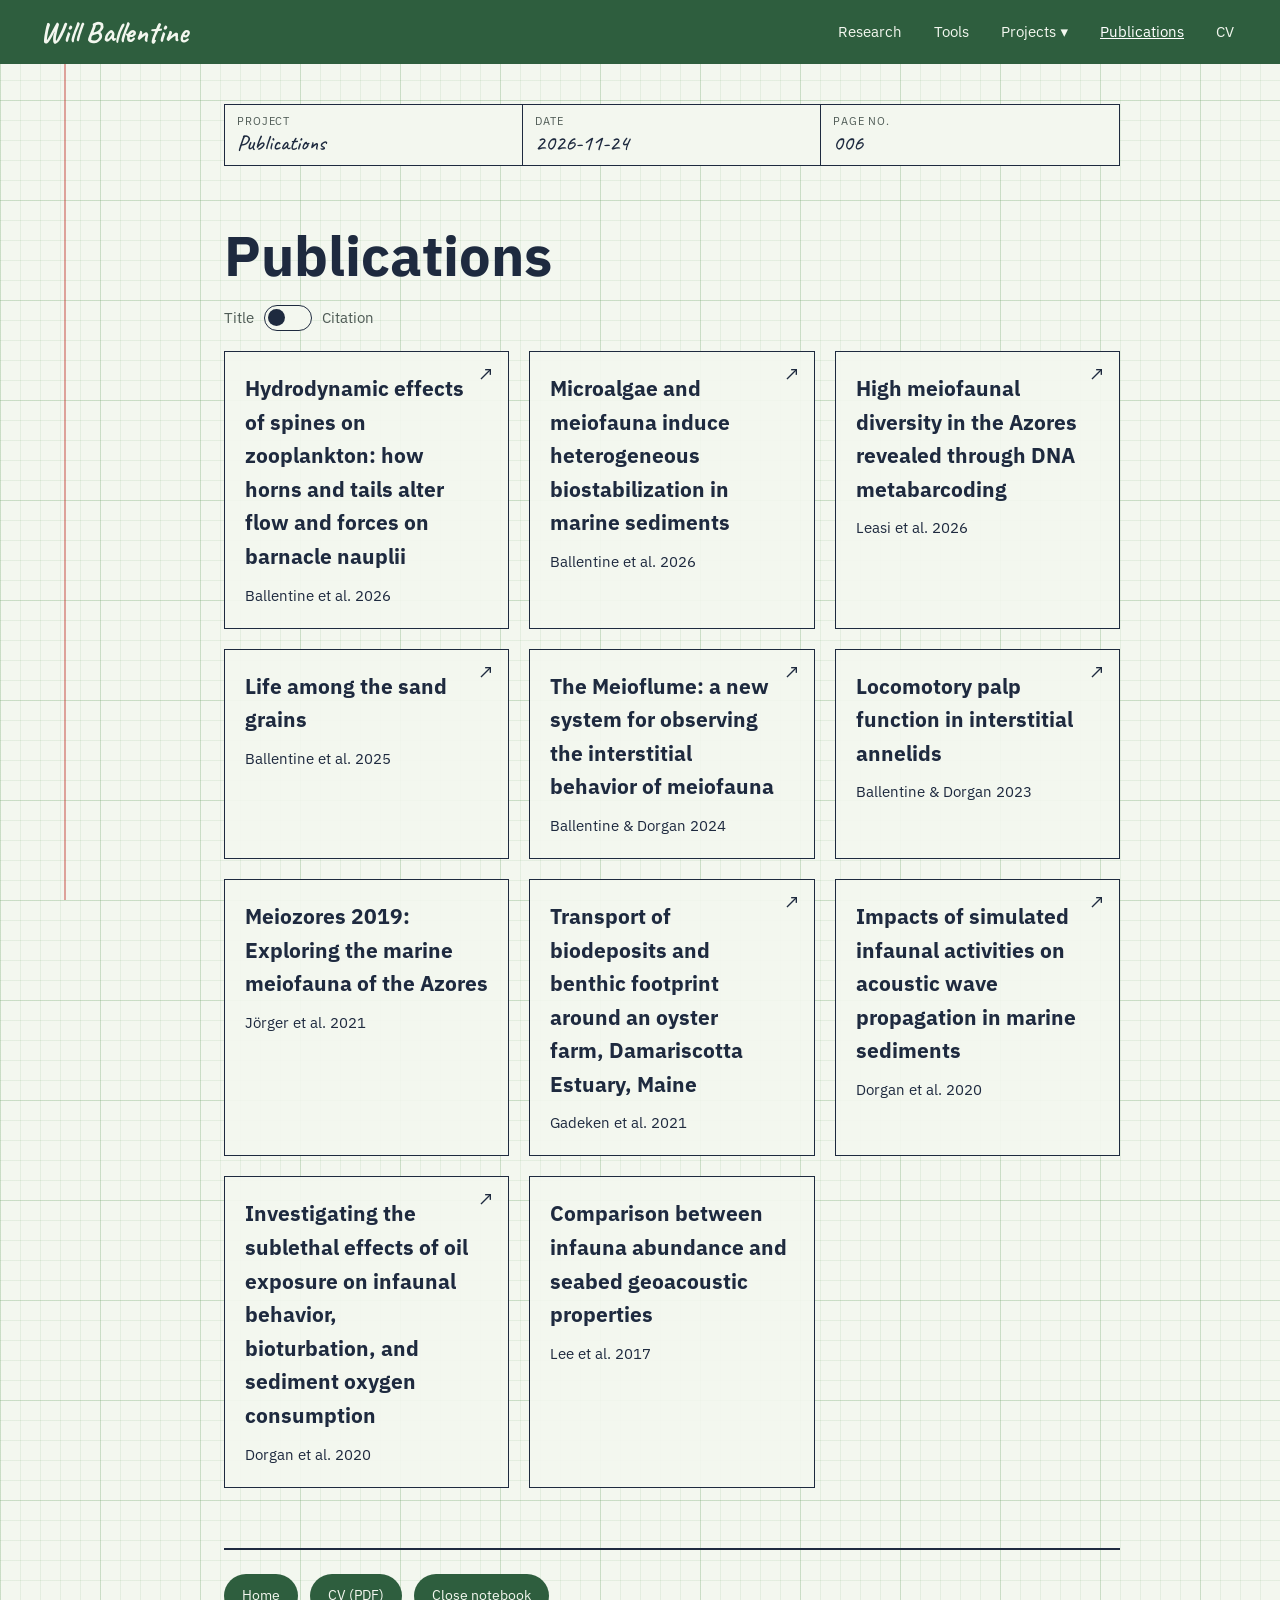
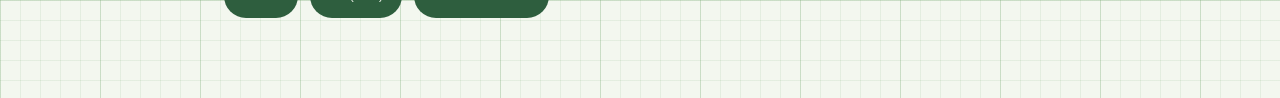
<file: publications/index.html>
<!DOCTYPE html>
<html lang="en">
<head>
  <meta charset="UTF-8">
  <meta name="viewport" content="width=device-width, initial-scale=1">
  <title>Publications | Will Ballentine</title>
  <meta name="description" content="Peer-reviewed publications by Will Ballentine.">
  <link rel="preconnect" href="https://fonts.googleapis.com">
  <link rel="preconnect" href="https://fonts.gstatic.com" crossorigin>
  <link rel="stylesheet" href="https://fonts.googleapis.com/css2?family=Caveat:wght@500;700&family=IBM+Plex+Mono:wght@400;500&family=IBM+Plex+Sans:wght@400;500;600;700&display=swap">
  <link rel="stylesheet" href="../css/style.css">
</head>
<body>
  <nav class="site-nav" aria-label="Main">
    <a class="brand" href="/">Will Ballentine</a>
    <button type="button" class="menu-btn" aria-expanded="false" aria-controls="nav-links">
      <svg width="20" height="20" viewBox="0 0 24 24" fill="none" stroke="currentColor" stroke-width="2" stroke-linecap="round" aria-hidden="true"><path d="M4 7h16M4 12h16M4 17h16"/></svg>Menu
    </button>
    <ul id="nav-links">
      <li><a href="/#research">Research</a></li>
      <li><a href="/tools/">Tools</a></li>
      <li class="has-sub"><details><summary>Projects</summary><ul><li><a href="https://toads.willballentine.com/">Toad Tank</a></li></ul></details></li>
      <li><a href="/publications/" aria-current="page">Publications</a></li>
      <li><a href="/assets/Will_Ballentine_CV.pdf">CV</a></li>
    </ul>
  </nav>
  <script>
    const nav = document.querySelector('.site-nav'), menuBtn = nav.querySelector('.menu-btn');
    const setMenu = open => { nav.classList.toggle('open', open); menuBtn.setAttribute('aria-expanded', open); };
    menuBtn.onclick = () => setMenu(!nav.classList.contains('open'));
    document.addEventListener('click', e => { const d = nav.querySelector('details'); if (d && !d.contains(e.target)) d.open = false; });
    nav.querySelectorAll('ul a').forEach(a => a.addEventListener('click', () => setMenu(false)));
  </script>

  <main>
    <div class="page-header">
      <div><span>Project</span><strong>Publications</strong></div>
      <div><span>Date</span><strong>2026-11-24</strong></div>
      <div><span>Page No.</span><strong>006</strong></div>
    </div>

    <section id="publications">
      <div class="section-title"><h1>Publications</h1></div>
      <div class="view-toggle">
        <span>Title</span>
        <button type="button" role="switch" aria-checked="false" aria-label="Show as citations" id="view-switch"></button>
        <span>Citation</span>
      </div>
      <ol class="pubs" hidden>
        <li><span class="year">2026</span><span><strong>Ballentine W.M.</strong>, Chan K.Y.K., Wong E., Wong J.Y., Koehl M.A.R. Hydrodynamic effects of spines on zooplankton: how horns and tails alter flow and forces on barnacle nauplii. <em>Journal of Experimental Biology</em> 229: jeb252318. <a href="https://doi.org/10.1242/jeb.252318">doi:10.1242/jeb.252318</a></span></li>
        <li><span class="year">2026</span><span><strong>Ballentine W.M.</strong>, Dohner S.M., Dorgan K.M., Penko A. Microalgae and meiofauna induce heterogeneous biostabilization in marine sediments. <em>Journal of Geophysical Research: Oceans</em> 131: e2025JC023521. <a href="https://doi.org/10.1029/2025JC023521">doi:10.1029/2025JC023521</a></span></li>
        <li><span class="year">2026</span><span>Leasi F., et al. (incl. <strong>Ballentine W.M.</strong>). High meiofaunal diversity in the Azores revealed through DNA metabarcoding. <em>Marine Biodiversity</em> 56(1): 6. <a href="https://doi.org/10.1007/s12526-025-01615-z">doi:10.1007/s12526-025-01615-z</a></span></li>
        <li><span class="year">2025</span><span><strong>Ballentine W.M.</strong>, Roberts N.G., Yap-Chiongco M.K., Halanych K.M., Kocot K.M., Dorgan K.M. Life among the sand grains. <em>Frontiers for Young Minds</em> 13: 1472123. <a href="https://doi.org/10.3389/frym.2025.1472123">doi:10.3389/frym.2025.1472123</a></span></li>
        <li><span class="year">2024</span><span><strong>Ballentine W.M.</strong>, Dorgan K.M. The Meioflume: a new system for observing the interstitial behavior of meiofauna. <em>Integrative Organismal Biology</em> 6(1): obae016. <a href="https://doi.org/10.1093/iob/obae016">doi:10.1093/iob/obae016</a></span></li>
        <li><span class="year">2023</span><span><strong>Ballentine W.M.</strong>, Dorgan K.M. Locomotory palp function in interstitial annelids. <em>Biological Bulletin</em> 244(1): 51-62. <a href="https://doi.org/10.1086/724580">doi:10.1086/724580</a></span></li>
        <li><span class="year">2021</span><span>Jörger K.M., et al. (incl. <strong>Ballentine W.M.</strong>). Meiozores 2019: Exploring the marine meiofauna of the Azores. <em>Açoreana</em> 11: 17-41.</span></li>
        <li><span class="year">2021</span><span>Gadeken K., Clemo W.C., <strong>Ballentine W.M.</strong>, Dykstra S.L., Fung M., Hagemeyer A., Dorgan K.M., Dzwonkowski B. Transport of biodeposits and benthic footprint around an oyster farm, Damariscotta Estuary, Maine. <em>PeerJ</em> 9: e11862. <a href="https://doi.org/10.7717/peerj.11862">doi:10.7717/peerj.11862</a></span></li>
        <li><span class="year">2020</span><span>Dorgan K.M., <strong>Ballentine W.M.</strong>, Lockridge G., Kiskaddon E., Ballard M., Lee K., Wilson P. Impacts of simulated infaunal activities on acoustic wave propagation in marine sediments. <em>Journal of the Acoustical Society of America</em> 147(2): 812-823. <a href="https://doi.org/10.1121/10.0000558">doi:10.1121/10.0000558</a></span></li>
        <li><span class="year">2020</span><span>Dorgan K.M., Parker R., <strong>Ballentine W.M.</strong>, Berke S.K., Kiskaddon E., Gadeken K., Weldin E., Clemo W.C., Caffray T., Budai S., Bell S. Investigating the sublethal effects of oil exposure on infaunal behavior, bioturbation, and sediment oxygen consumption. <em>Marine Ecology Progress Series</em> 635: 9-24. <a href="https://doi.org/10.3354/meps13215">doi:10.3354/meps13215</a></span></li>
        <li><span class="year">2017</span><span>Lee K.M., Ballard M.S., McNeese A.R., Dorgan K.M., <strong>Ballentine W.M.</strong>, Venegas G.R., Wilson P.S. Comparison between infauna abundance and seabed geoacoustic properties. <em>Proceedings of Meetings on Acoustics</em> 31: 005002. (not peer reviewed)</span></li>
      </ol>
      <div class="entries" id="pub-cards">
        <article class="entry linked ext">
          <h3><a href="https://doi.org/10.1242/jeb.252318" target="_blank" rel="noopener">Hydrodynamic effects of spines on zooplankton: how horns and tails alter flow and forces on barnacle nauplii<span class="sr-only"> (opens journal site in a new tab)</span></a></h3>
          <p>Ballentine et al. 2026</p>
        </article>
        <article class="entry linked ext">
          <h3><a href="https://doi.org/10.1029/2025JC023521" target="_blank" rel="noopener">Microalgae and meiofauna induce heterogeneous biostabilization in marine sediments<span class="sr-only"> (opens journal site in a new tab)</span></a></h3>
          <p>Ballentine et al. 2026</p>
        </article>
        <article class="entry linked ext">
          <h3><a href="https://doi.org/10.1007/s12526-025-01615-z" target="_blank" rel="noopener">High meiofaunal diversity in the Azores revealed through DNA metabarcoding<span class="sr-only"> (opens journal site in a new tab)</span></a></h3>
          <p>Leasi et al. 2026</p>
        </article>
        <article class="entry linked ext">
          <h3><a href="https://doi.org/10.3389/frym.2025.1472123" target="_blank" rel="noopener">Life among the sand grains<span class="sr-only"> (opens journal site in a new tab)</span></a></h3>
          <p>Ballentine et al. 2025</p>
        </article>
        <article class="entry linked ext">
          <h3><a href="https://doi.org/10.1093/iob/obae016" target="_blank" rel="noopener">The Meioflume: a new system for observing the interstitial behavior of meiofauna<span class="sr-only"> (opens journal site in a new tab)</span></a></h3>
          <p>Ballentine &amp; Dorgan 2024</p>
        </article>
        <article class="entry linked ext">
          <h3><a href="https://doi.org/10.1086/724580" target="_blank" rel="noopener">Locomotory palp function in interstitial annelids<span class="sr-only"> (opens journal site in a new tab)</span></a></h3>
          <p>Ballentine &amp; Dorgan 2023</p>
        </article>
        <article class="entry">
          <h3>Meiozores 2019: Exploring the marine meiofauna of the Azores</h3>
          <p>Jörger et al. 2021</p>
        </article>
        <article class="entry linked ext">
          <h3><a href="https://doi.org/10.7717/peerj.11862" target="_blank" rel="noopener">Transport of biodeposits and benthic footprint around an oyster farm, Damariscotta Estuary, Maine<span class="sr-only"> (opens journal site in a new tab)</span></a></h3>
          <p>Gadeken et al. 2021</p>
        </article>
        <article class="entry linked ext">
          <h3><a href="https://doi.org/10.1121/10.0000558" target="_blank" rel="noopener">Impacts of simulated infaunal activities on acoustic wave propagation in marine sediments<span class="sr-only"> (opens journal site in a new tab)</span></a></h3>
          <p>Dorgan et al. 2020</p>
        </article>
        <article class="entry linked ext">
          <h3><a href="https://doi.org/10.3354/meps13215" target="_blank" rel="noopener">Investigating the sublethal effects of oil exposure on infaunal behavior, bioturbation, and sediment oxygen consumption<span class="sr-only"> (opens journal site in a new tab)</span></a></h3>
          <p>Dorgan et al. 2020</p>
        </article>
        <article class="entry">
          <h3>Comparison between infauna abundance and seabed geoacoustic properties</h3>
          <p>Lee et al. 2017</p>
        </article>
      </div>
    </section>
    <script>
      const sw = document.getElementById('view-switch'), list = document.querySelector('.pubs'), cards = document.getElementById('pub-cards');
      const show = c => { sw.setAttribute('aria-checked', c); list.hidden = !c; cards.hidden = c; try { localStorage.setItem('pubView', c ? 'citation' : 'title'); } catch (e) {} };
      try { if (localStorage.getItem('pubView') === 'citation') show(true); } catch (e) {}
      sw.onclick = () => show(sw.getAttribute('aria-checked') !== 'true');
    </script>

    <footer class="site-footer">
      <div class="links">
        <a href="/">Home</a>
        <a href="/assets/Will_Ballentine_CV.pdf">CV (PDF)</a>
        <a href="/?cover">Close notebook</a>
      </div>
    </footer>
  </main>
</body>
</html>
</file>
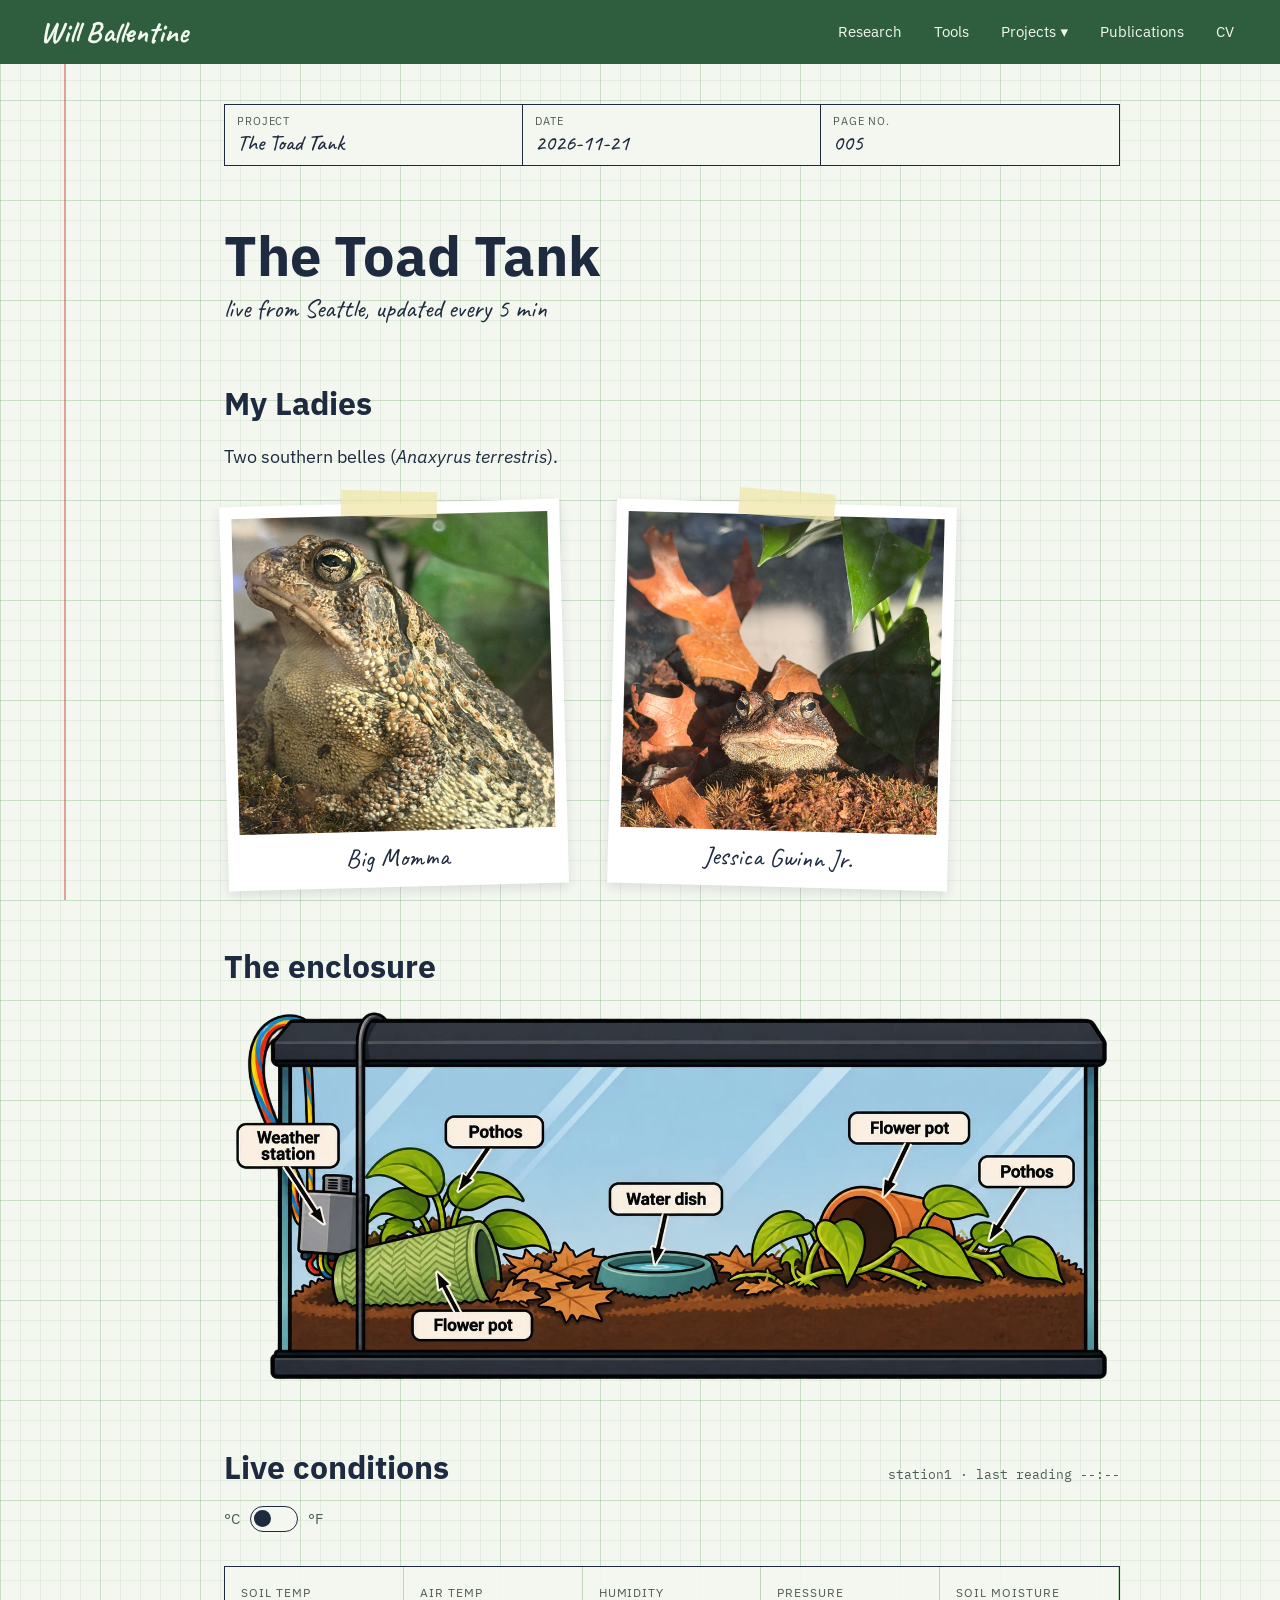
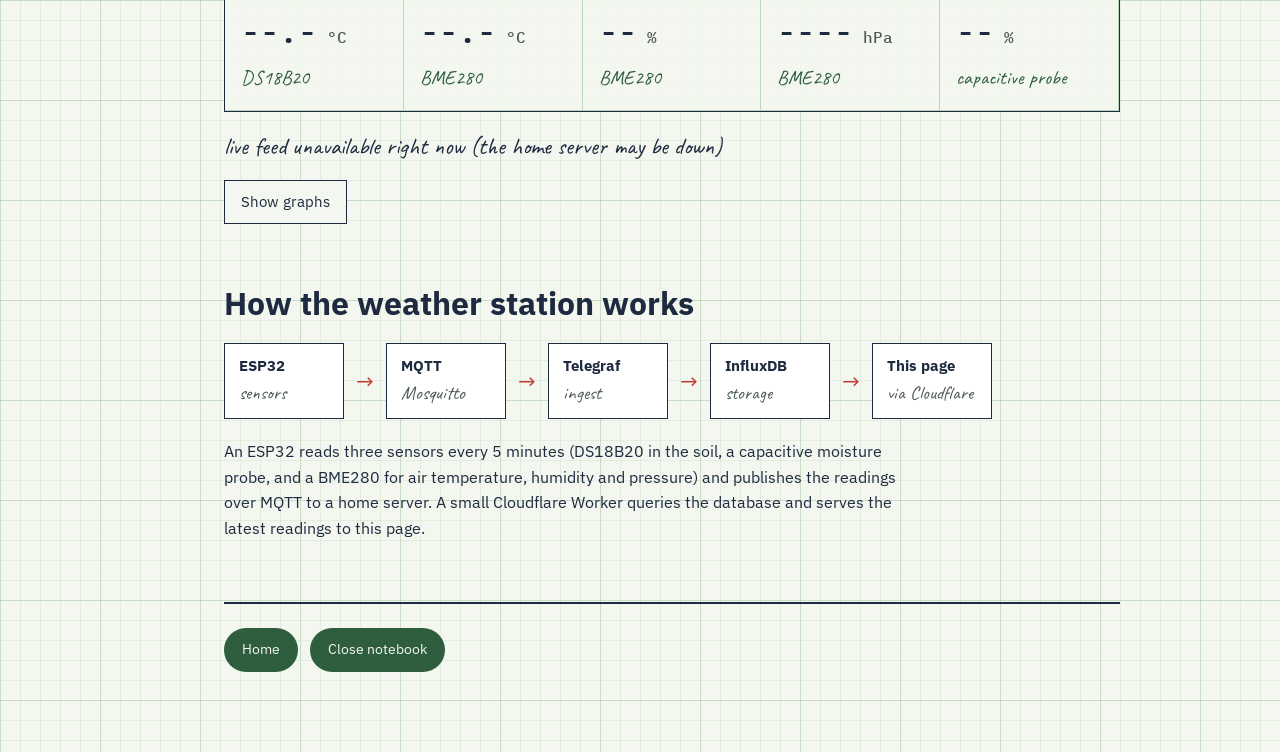
<file: toads/index.html>
<!DOCTYPE html>
<html lang="en">
<head>
  <meta charset="UTF-8">
  <meta name="viewport" content="width=device-width, initial-scale=1">
  <title>The Toad Tank | Will Ballentine</title>
  <link rel="preconnect" href="https://fonts.googleapis.com">
  <link rel="preconnect" href="https://fonts.gstatic.com" crossorigin>
  <link rel="stylesheet" href="https://fonts.googleapis.com/css2?family=Caveat:wght@500;700&family=IBM+Plex+Mono:wght@400;500&family=IBM+Plex+Sans:wght@400;500;600;700&display=swap">
  <link rel="stylesheet" href="../css/style.css">
</head>
<body>
  <nav class="site-nav" aria-label="Main">
    <a class="brand" href="https://willballentine.com/">Will Ballentine</a>
    <button type="button" class="menu-btn" aria-expanded="false" aria-controls="nav-links">
      <svg width="20" height="20" viewBox="0 0 24 24" fill="none" stroke="currentColor" stroke-width="2" stroke-linecap="round" aria-hidden="true"><path d="M4 7h16M4 12h16M4 17h16"/></svg>Menu
    </button>
    <ul id="nav-links">
      <li><a href="https://willballentine.com/#research">Research</a></li>
      <li><a href="https://willballentine.com/tools/">Tools</a></li>
      <li class="has-sub"><details><summary>Projects</summary><ul><li><a href="./" aria-current="page">Toad Tank</a></li></ul></details></li>
      <li><a href="https://willballentine.com/publications/">Publications</a></li>
      <li><a href="https://willballentine.com/assets/Will_Ballentine_CV.pdf">CV</a></li>
    </ul>
  </nav>
  <script>
    const nav = document.querySelector('.site-nav'), menuBtn = nav.querySelector('.menu-btn');
    const setMenu = open => { nav.classList.toggle('open', open); menuBtn.setAttribute('aria-expanded', open); };
    menuBtn.onclick = () => setMenu(!nav.classList.contains('open'));
    document.addEventListener('click', e => { const d = nav.querySelector('details'); if (d && !d.contains(e.target)) d.open = false; });
    nav.querySelectorAll('ul a').forEach(a => a.addEventListener('click', () => setMenu(false)));
  </script>

  <main>
    <div class="page-header">
      <div><span>Project</span><strong>The Toad Tank</strong></div>
      <div><span>Date</span><strong>2026-11-21</strong></div>
      <div><span>Page No.</span><strong>005</strong></div>
    </div>

    <header style="display: flex; flex-direction: column; gap: 8px;">
      <h1>The Toad Tank</h1>
      <p class="hand" style="font-size: 26px;">live from Seattle, updated every 5 min</p>
    </header>

    <section id="toads">
      <h2>My Ladies</h2>
      <p style="font-size: 18px;">Two southern belles (<i>Anaxyrus terrestris</i>).</p>
      <div class="figures">
        <figure class="taped">
          <img src="images/big-momma.jpg" alt="Big Momma, a southern toad">
          <figcaption>Big Momma</figcaption>
        </figure>
        <figure class="taped">
          <img src="images/jessica.jpg" alt="Jessica Gwinn Jr., a southern toad">
          <figcaption>Jessica Gwinn Jr.</figcaption>
        </figure>
      </div>
    </section>

    <section id="enclosure">
      <h2>The enclosure</h2>
      <figure class="diagram"><img src="images/enclosure.webp" width="1600" height="683" alt="Labeled drawing of the toad tank: the weather station on the left wall, pothos plants, two flower pot hides, and a water dish on soil with leaf litter"></figure>
    </section>

    <section id="conditions">
      <div class="section-title" style="justify-content: space-between;">
        <h2>Live conditions</h2>
        <span class="mono muted" style="font-size: 13px;">station1 · last reading <span id="last-time">--:--</span></span>
      </div>
      <div class="view-toggle" style="margin-bottom: 14px;">
        <span>°C</span>
        <button type="button" role="switch" aria-checked="false" aria-label="Show temperatures in Fahrenheit" id="unit-switch"></button>
        <span>°F</span>
      </div>
      <div class="readings">
        <div><span>Soil temp</span><strong id="soil_temp_c">--.-<small> °C</small></strong><em>DS18B20</em></div>
        <div><span>Air temp</span><strong id="air_temp_c">--.-<small> °C</small></strong><em>BME280</em></div>
        <div><span>Humidity</span><strong id="humidity_pct">--<small> %</small></strong><em>BME280</em></div>
        <div><span>Pressure</span><strong id="pressure_hpa">----<small> hPa</small></strong><em>BME280</em></div>
        <div><span>Soil moisture</span><strong id="soil_moisture_pct">--<small> %</small></strong><em>capacitive probe</em></div>
      </div>
      <p class="hand" id="feed-status">connecting to the tank...</p>
      <button type="button" class="btn" id="graph-btn" aria-expanded="false" aria-controls="graphs">Show graphs</button>
      <div class="graphs" id="graphs" hidden>
        <div class="range" role="group" aria-label="Time range">
          <button type="button" class="btn" data-range="24h" aria-pressed="true">24 h</button>
          <button type="button" class="btn" data-range="7d" aria-pressed="false">7 days</button>
          <button type="button" class="btn" data-range="30d" aria-pressed="false">30 days</button>
        </div>
        <div class="charts">
          <figure><figcaption>Temperature <small id="temp-unit">°C</small></figcaption><div class="plot"><canvas id="c-temp"></canvas></div></figure>
          <figure><figcaption>Humidity <small>%</small></figcaption><div class="plot"><canvas id="c-rh"></canvas></div></figure>
          <figure><figcaption>Soil moisture <small>%</small></figcaption><div class="plot"><canvas id="c-moist"></canvas></div></figure>
          <figure><figcaption>Pressure <small>hPa</small></figcaption><div class="plot"><canvas id="c-press"></canvas></div></figure>
        </div>
      </div>
    </section>

    <script>
      // Live readings from the toads Worker (/api/readings), which queries InfluxDB at home.
      const API = 'https://toads.willballentine.com/api/readings';
      const INK = '#1E2A3F', RED = '#C23B32', PENCIL = '#4F5B56', GRID = 'rgba(120, 170, 115, .35)';
      const fmtTime = (t, opts) => new Date(t).toLocaleString('en-US', { timeZone: 'America/Los_Angeles', ...opts });
      const getData = range => fetch(`${API}?range=${range}`, { cache: 'no-store' }).then(r => r.ok ? r.json() : Promise.reject(r.status));
      const unit = { soil_temp_c: ' °C', air_temp_c: ' °C', humidity_pct: ' %', pressure_hpa: ' hPa', soil_moisture_pct: ' %' };
      // Data arrive in °C; convert for display only.
      let useF = false, lastLatest, lastSeries;
      try { useF = localStorage.getItem('tempUnit') === 'F'; } catch (e) {}
      const isTemp = k => k.endsWith('_temp_c');
      const cv = (k, v) => v == null || !useF || !isTemp(k) ? v : v * 9 / 5 + 32;
      const u = k => isTemp(k) ? (useF ? ' °F' : ' °C') : unit[k];
      const unitSw = document.getElementById('unit-switch');
      const setUnit = f => {
        useF = f; unitSw.setAttribute('aria-checked', f);
        document.getElementById('temp-unit').textContent = f ? '°F' : '°C';
        try { localStorage.setItem('tempUnit', f ? 'F' : 'C'); } catch (e) {}
        if (lastLatest) showLatest(lastLatest);
        if (charts && lastSeries) plot(lastSeries);
      };
      unitSw.onclick = () => setUnit(!useF);
      const dp = { soil_temp_c: 1, air_temp_c: 1, humidity_pct: 0, pressure_hpa: 0, soil_moisture_pct: 0 };

      function showLatest(l) {
        const status = document.getElementById('feed-status');
        lastLatest = l;
        if (!l) { status.textContent = 'no readings in the last 2 hours; the station may be offline'; return; }
        for (const k in unit) document.getElementById(k).innerHTML = (l[k] == null ? '--' : cv(k, l[k]).toFixed(dp[k])) + `<small>${u(k)}</small>`;
        document.getElementById('last-time').textContent = fmtTime(l.time, { hour: 'numeric', minute: '2-digit' }) + ' PT';
        const mins = Math.round((Date.now() - l.time) / 60000);
        status.textContent = mins > 15 ? `last reading ${mins} min ago; the station may be offline` : '';
      }
      const refresh = () => getData('24h').then(d => showLatest(d.latest))
        .catch(() => document.getElementById('feed-status').textContent = 'live feed unavailable right now (the home server may be down)');
      refresh(); setInterval(refresh, 60000);

      // Graphs: Chart.js is only downloaded the first time the panel is opened.
      const graphBtn = document.getElementById('graph-btn'), graphs = document.getElementById('graphs');
      let charts, range = '24h';
      setUnit(useF);
      graphBtn.onclick = async () => {
        const open = graphBtn.getAttribute('aria-expanded') !== 'true';
        graphBtn.setAttribute('aria-expanded', open); graphBtn.textContent = open ? 'Hide graphs' : 'Show graphs'; graphs.hidden = !open;
        if (open && !charts) {
          await new Promise((ok, fail) => document.head.append(Object.assign(document.createElement('script'),
            { src: 'https://cdn.jsdelivr.net/npm/chart.js@4.6.1/dist/chart.umd.min.js', onload: ok, onerror: fail })));
          charts = makeCharts(); draw();
        }
      };
      graphs.querySelectorAll('[data-range]').forEach(b => b.onclick = () => {
        range = b.dataset.range;
        graphs.querySelectorAll('[data-range]').forEach(x => x.setAttribute('aria-pressed', x === b));
        draw();
      });

      function makeCharts() {
        Object.assign(Chart.defaults, { color: PENCIL, maintainAspectRatio: false, animation: false });
        Chart.defaults.font.family = "'IBM Plex Mono', monospace";
        Chart.defaults.font.size = 12;
        const line = (label, color, dash = []) => ({ label, data: [], borderColor: color, backgroundColor: color, borderWidth: 2, borderDash: dash, pointRadius: 0, pointHoverRadius: 4, spanGaps: false });
        const make = (id, sets, d) => new Chart(document.getElementById(id), {
          type: 'line',
          data: { datasets: sets },
          options: {
            parsing: false, normalized: true,
            interaction: { mode: 'index', intersect: false },
            plugins: {
              legend: { display: sets.length > 1, align: 'end', labels: { boxWidth: 24, boxHeight: 2 } },
              tooltip: { backgroundColor: INK, callbacks: {
                title: i => fmtTime(i[0].parsed.x, { month: 'short', day: 'numeric', hour: 'numeric', minute: '2-digit' }),
                label: i => ` ${i.dataset.label}: ${i.parsed.y.toFixed(d)}` } },
            },
            scales: {
              x: { type: 'linear', grid: { color: GRID }, ticks: { maxTicksLimit: 6, maxRotation: 0,
                callback: v => fmtTime(v, range === '24h' ? { hour: 'numeric' } : { month: 'short', day: 'numeric' }) } },
              y: { grid: { color: GRID }, ticks: { maxTicksLimit: 5 } },
            },
          },
        });
        return {
          temp: make('c-temp', [line('Soil', INK), line('Air', RED, [6, 4])], 1),
          rh: make('c-rh', [line('Humidity', INK)], 0),
          moist: make('c-moist', [line('Soil moisture', INK)], 0),
          press: make('c-press', [line('Pressure', INK)], 0),
        };
      }

      async function draw() {
        try {
          plot(lastSeries = (await getData(range)).series);
        } catch { document.getElementById('feed-status').textContent = 'could not load graph data right now'; }
      }

      function plot(s) {
          const pts = k => s.time.map((t, i) => ({ x: t, y: cv(k, s[k][i]) }));
          const now = Date.now(), span = { '24h': 864e5, '7d': 6048e5, '30d': 2592e6 }[range];
          [[charts.temp, ['soil_temp_c', 'air_temp_c']], [charts.rh, ['humidity_pct']], [charts.moist, ['soil_moisture_pct']], [charts.press, ['pressure_hpa']]]
            .forEach(([c, keys]) => {
              keys.forEach((k, i) => c.data.datasets[i].data = pts(k));
              Object.assign(c.options.scales.x, { min: now - span, max: now });
              c.update();
            });
      }
    </script>

    <section id="station">
      <h2>How the weather station works</h2>
      <ol class="pipeline">
        <li><div><strong>ESP32</strong><span>sensors</span></div></li>
        <li><div><strong>MQTT</strong><span>Mosquitto</span></div></li>
        <li><div><strong>Telegraf</strong><span>ingest</span></div></li>
        <li><div><strong>InfluxDB</strong><span>storage</span></div></li>
        <li><div><strong>This page</strong><span>via Cloudflare</span></div></li>
      </ol>
      <p style="max-width: 680px;">An ESP32 reads three sensors every 5 minutes (DS18B20 in the soil, a capacitive moisture probe, and a BME280 for air temperature, humidity and pressure) and publishes the readings over MQTT to a home server. A small Cloudflare Worker queries the database and serves the latest readings to this page.</p>
    </section>

    <footer class="site-footer">
      <div class="links">
        <a href="https://willballentine.com/">Home</a>
        <a href="https://willballentine.com/?cover">Close notebook</a>
      </div>
    </footer>
  </main>
</body>
</html>
</file>
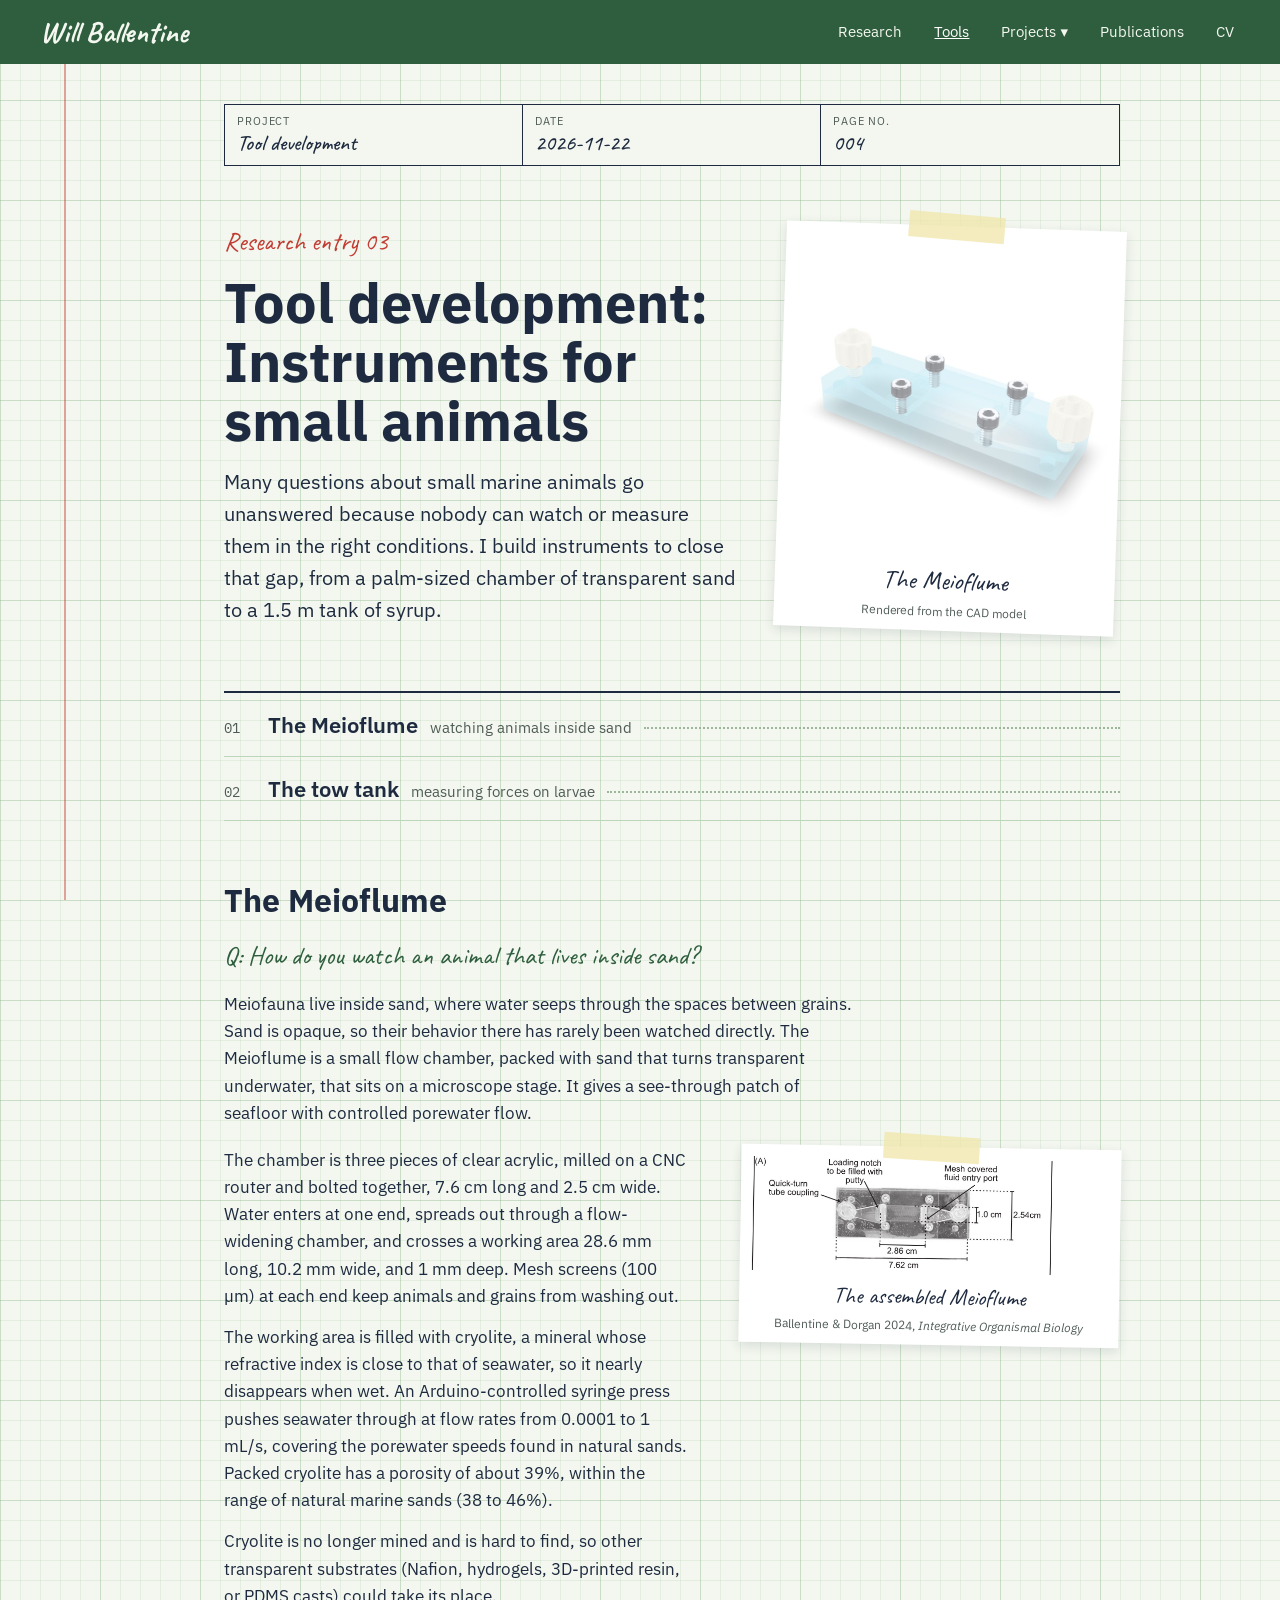
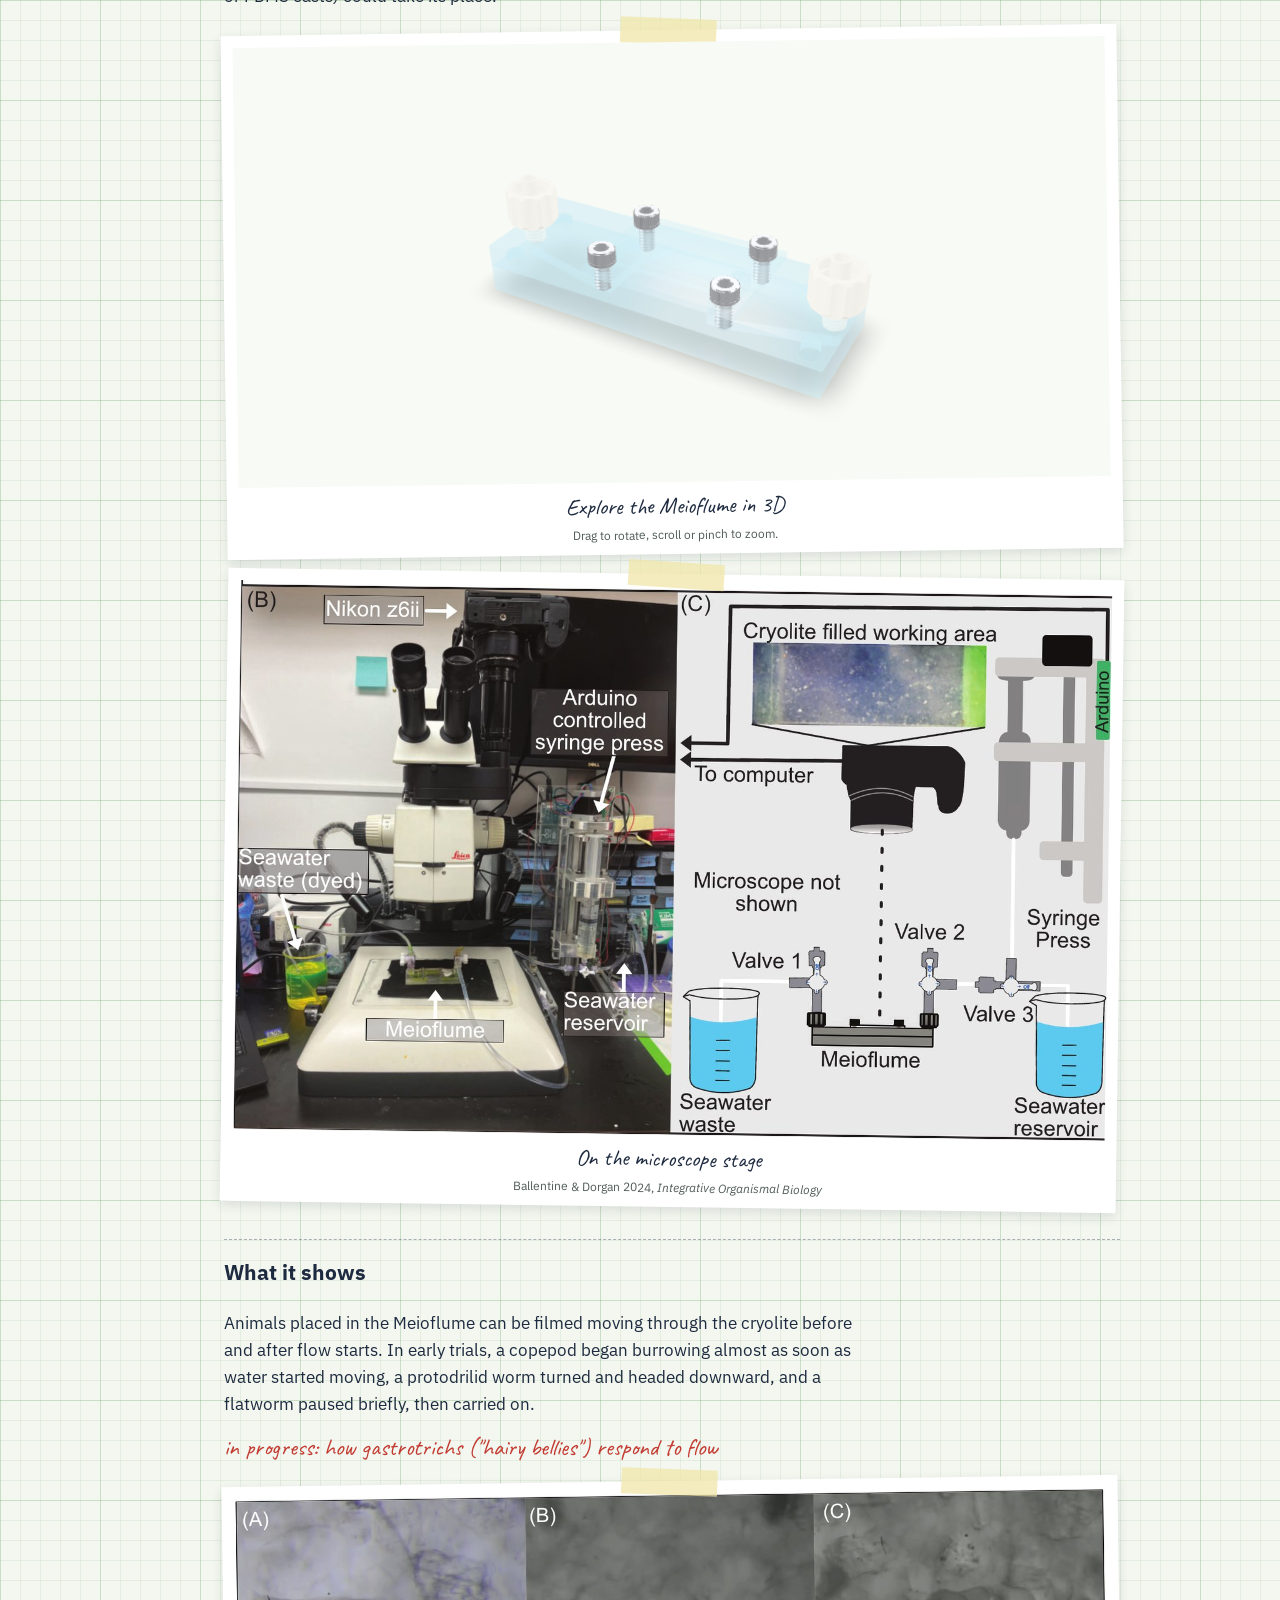
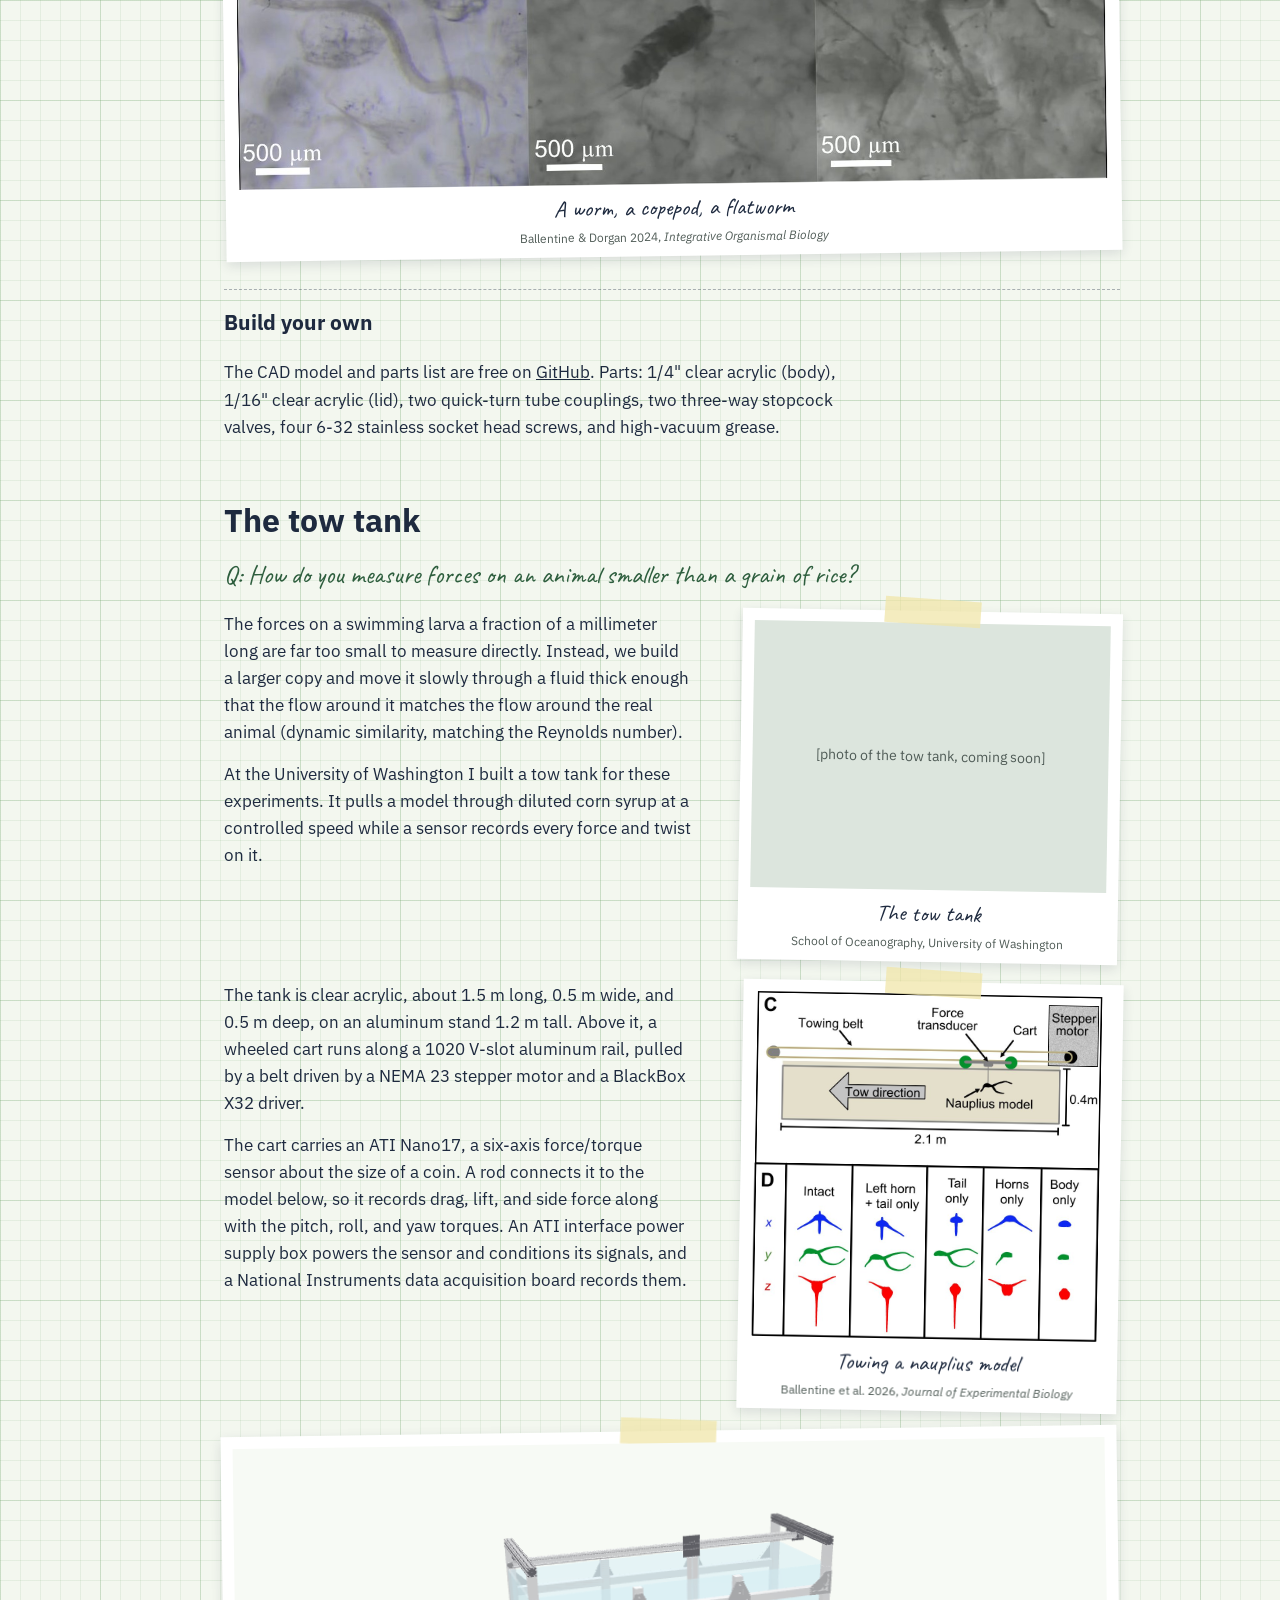
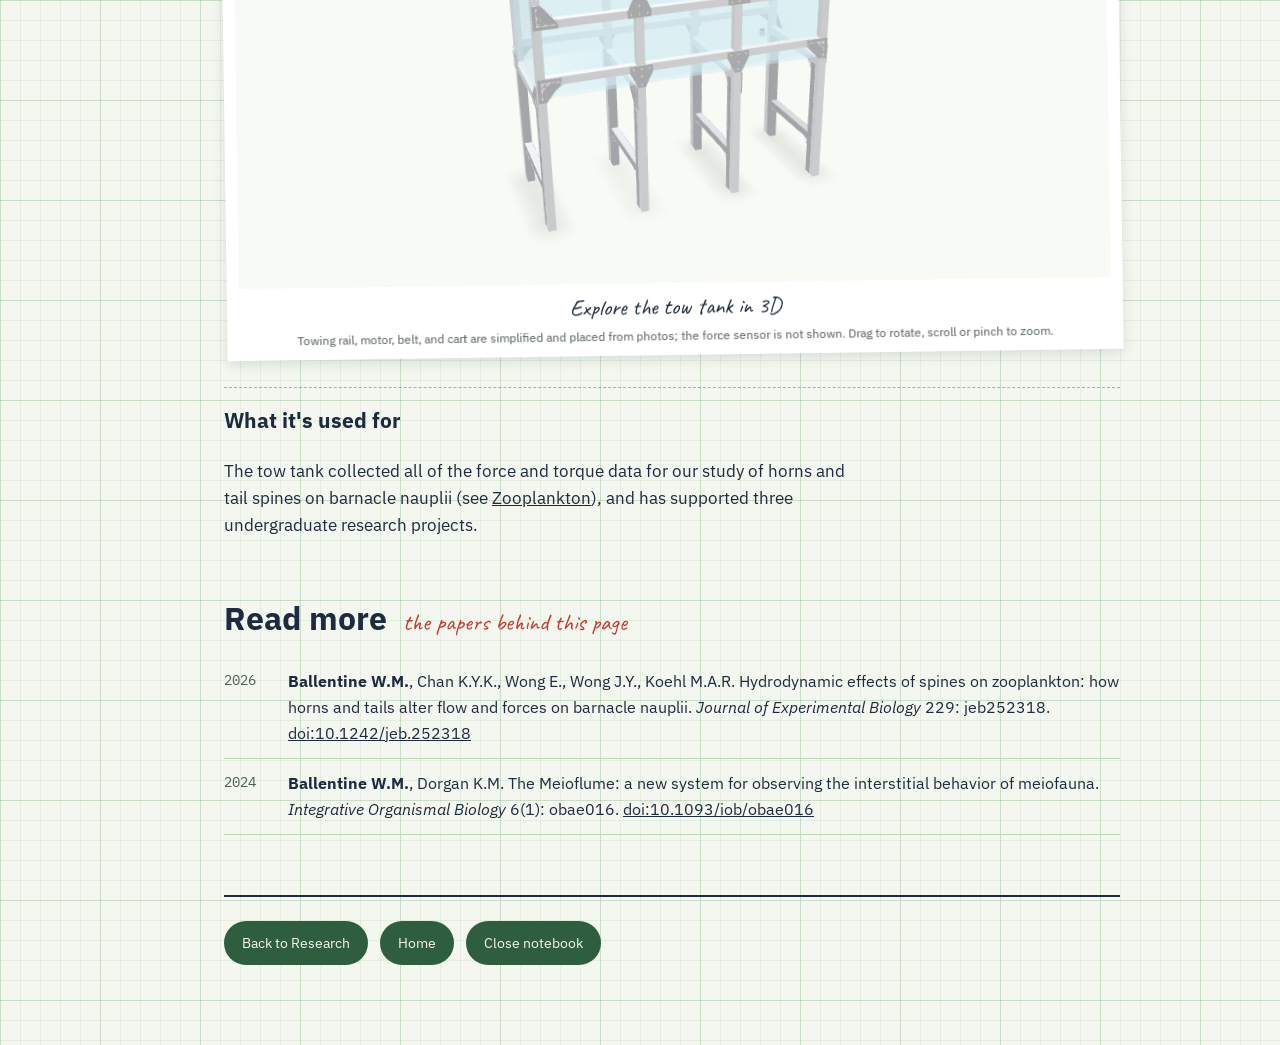
<file: tools/index.html>
<!DOCTYPE html>
<html lang="en">
<head>
  <meta charset="UTF-8">
  <meta name="viewport" content="width=device-width, initial-scale=1">
  <title>Tool development: Instruments for small animals | Will Ballentine</title>
  <meta name="description" content="Instruments Will Ballentine has built to study small marine animals: the Meioflume, a transparent flow chamber for meiofauna, and a tow tank for measuring forces on scaled-up zooplankton models.">
  <link rel="preconnect" href="https://fonts.googleapis.com">
  <link rel="preconnect" href="https://fonts.gstatic.com" crossorigin>
  <link rel="stylesheet" href="https://fonts.googleapis.com/css2?family=Caveat:wght@500;700&family=IBM+Plex+Mono:wght@400;500&family=IBM+Plex+Sans:wght@400;500;600;700&display=swap">
  <link rel="stylesheet" href="../css/style.css">
  <script type="module" src="/assets/js/model-viewer.min.js"></script>
  <style>model-viewer { width: 100%; height: 440px; background: #F7FAF5; --poster-color: #F7FAF5; } @media (max-width: 700px) { model-viewer { height: 300px; } }</style>
</head>
<body>
  <nav class="site-nav" aria-label="Main">
    <a class="brand" href="/">Will Ballentine</a>
    <button type="button" class="menu-btn" aria-expanded="false" aria-controls="nav-links">
      <svg width="20" height="20" viewBox="0 0 24 24" fill="none" stroke="currentColor" stroke-width="2" stroke-linecap="round" aria-hidden="true"><path d="M4 7h16M4 12h16M4 17h16"/></svg>Menu
    </button>
    <ul id="nav-links">
      <li><a href="/#research">Research</a></li>
      <li><a href="/tools/" aria-current="page">Tools</a></li>
      <li class="has-sub"><details><summary>Projects</summary><ul><li><a href="https://toads.willballentine.com/">Toad Tank</a></li></ul></details></li>
      <li><a href="/publications/">Publications</a></li>
      <li><a href="/assets/Will_Ballentine_CV.pdf">CV</a></li>
    </ul>
  </nav>
  <script>
    const nav = document.querySelector('.site-nav'), menuBtn = nav.querySelector('.menu-btn');
    const setMenu = open => { nav.classList.toggle('open', open); menuBtn.setAttribute('aria-expanded', open); };
    menuBtn.onclick = () => setMenu(!nav.classList.contains('open'));
    document.addEventListener('click', e => { const d = nav.querySelector('details'); if (d && !d.contains(e.target)) d.open = false; });
    nav.querySelectorAll('ul a').forEach(a => a.addEventListener('click', () => setMenu(false)));
  </script>

  <main>
    <div class="page-header">
      <div><span>Project</span><strong>Tool development</strong></div>
      <div><span>Date</span><strong>2026-11-22</strong></div>
      <div><span>Page No.</span><strong>004</strong></div>
    </div>

    <section class="intro">
      <div>
        <p class="hand red" style="font-size: 26px;">Research entry 03</p>
        <h1>Tool development: Instruments for small animals</h1>
        <p class="lede">Many questions about small marine animals go unanswered because nobody can watch or measure them in the right conditions. I build instruments to close that gap, from a palm-sized chamber of transparent sand to a 1.5 m tank of syrup.</p>
      </div>
      <figure class="taped hero">
        <img class="square" src="/assets/meioflume-render.jpg" width="800" height="800" alt="3D render of the Meioflume: a clear acrylic block with four steel screws on top and a white tube coupling at each end">
        <figcaption>The Meioflume</figcaption>
        <p class="credit">Rendered from the CAD model</p>
      </figure>
    </section>

    <ol class="toc">
      <li><a href="#meioflume"><span class="num">01</span><span class="title">The Meioflume</span><span class="desc">watching animals inside sand</span><span class="dots" aria-hidden="true"></span></a></li>
      <li><a href="#tow-tank"><span class="num">02</span><span class="title">The tow tank</span><span class="desc">measuring forces on larvae</span><span class="dots" aria-hidden="true"></span></a></li>
    </ol>

    <section id="meioflume">
      <div class="section-title"><h2>The Meioflume</h2></div>
      <p class="hand green q-line">Q: How do you watch an animal that lives inside sand?</p>
      <p style="max-width: 640px; font-size: 17px;">Meiofauna live inside sand, where water seeps through the spaces between grains. Sand is opaque, so their behavior there has rarely been watched directly. The Meioflume is a small flow chamber, packed with sand that turns transparent underwater, that sits on a microscope stage. It gives a see-through patch of seafloor with controlled porewater flow.</p>
      <div class="study">
        <div>
          <p>The chamber is three pieces of clear acrylic, milled on a CNC router and bolted together, 7.6 cm long and 2.5 cm wide. Water enters at one end, spreads out through a flow-widening chamber, and crosses a working area 28.6 mm long, 10.2 mm wide, and 1 mm deep. Mesh screens (100 µm) at each end keep animals and grains from washing out.</p>
          <p>The working area is filled with cryolite, a mineral whose refractive index is close to that of seawater, so it nearly disappears when wet. An Arduino-controlled syringe press pushes seawater through at flow rates from 0.0001 to 1 mL/s, covering the porewater speeds found in natural sands. Packed cryolite has a porosity of about 39%, within the range of natural marine sands (38 to 46%).</p>
          <p>Cryolite is no longer mined and is hard to find, so other transparent substrates (Nafion, hydrogels, 3D-printed resin, or PDMS casts) could take its place.</p>
        </div>
        <figure class="taped wide">
          <img src="images/meioflume-photo.jpg" width="1400" height="448" alt="The assembled Meioflume, a 7.62 cm long clear acrylic chamber with labeled tube couplings, loading notch, and mesh-covered entry ports around a 2.86 by 1.0 cm working area">
          <figcaption>The assembled Meioflume</figcaption>
          <p class="credit">Ballentine &amp; Dorgan 2024, <i>Integrative Organismal Biology</i></p>
        </figure>
      </div>
      <figure class="taped full">
        <model-viewer src="/assets/models/meioflume.glb" poster="images/meioflume-poster.jpg" alt="Interactive 3D model of the Meioflume" camera-controls touch-action="pan-y" auto-rotate rotation-per-second="15deg" camera-orbit="30deg 58deg 105%" environment-image="neutral" shadow-intensity="0.6" exposure="1.1" ar></model-viewer>
        <figcaption>Explore the Meioflume in 3D</figcaption>
        <p class="credit">Drag to rotate, scroll or pinch to zoom.</p>
      </figure>
      <figure class="taped full">
        <img src="images/meioflume-setup.jpg" width="1400" height="882" alt="Photo of the Meioflume on a dissecting microscope stage connected by tubing to an Arduino-controlled syringe press and seawater reservoirs, beside a diagram of the same setup with three stopcock valves">
        <figcaption>On the microscope stage</figcaption>
        <p class="credit">Ballentine &amp; Dorgan 2024, <i>Integrative Organismal Biology</i></p>
      </figure>
      <h3 class="subhead">What it shows</h3>
      <div class="study">
        <div>
          <p>Animals placed in the Meioflume can be filmed moving through the cryolite before and after flow starts. In early trials, a copepod began burrowing almost as soon as water started moving, a protodrilid worm turned and headed downward, and a flatworm paused briefly, then carried on.</p>
          <p class="hand red">in progress: how gastrotrichs ("hairy bellies") respond to flow</p>
        </div>
      </div>
      <figure class="taped full">
        <img src="images/meioflume-fauna.jpg" width="1400" height="468" alt="Three microscope views through the Meioflume: a thin worm, a copepod carrying eggs, and a flatworm among cryolite grains, each with a 500 micrometer scale bar">
        <figcaption>A worm, a copepod, a flatworm</figcaption>
        <p class="credit">Ballentine &amp; Dorgan 2024, <i>Integrative Organismal Biology</i></p>
      </figure>
      <h3 class="subhead">Build your own</h3>
      <p style="max-width: 640px; font-size: 17px;">The CAD model and parts list are free on <a href="https://github.com/Will-Ballentine/Meioflume_Designs">GitHub</a>. Parts: 1/4" clear acrylic (body), 1/16" clear acrylic (lid), two quick-turn tube couplings, two three-way stopcock valves, four 6-32 stainless socket head screws, and high-vacuum grease.</p>
    </section>

    <section id="tow-tank">
      <div class="section-title"><h2>The tow tank</h2></div>
      <p class="hand green q-line">Q: How do you measure forces on an animal smaller than a grain of rice?</p>
      <div class="study">
        <div>
          <p>The forces on a swimming larva a fraction of a millimeter long are far too small to measure directly. Instead, we build a larger copy and move it slowly through a fluid thick enough that the flow around it matches the flow around the real animal (dynamic similarity, matching the Reynolds number).</p>
          <p>At the University of Washington I built a tow tank for these experiments. It pulls a model through diluted corn syrup at a controlled speed while a sensor records every force and twist on it.</p>
        </div>
        <figure class="taped wide">
          <div class="photo">[photo of the tow tank, coming soon]</div>
          <figcaption>The tow tank</figcaption>
          <p class="credit">School of Oceanography, University of Washington</p>
        </figure>
      </div>
      <div class="study">
        <div>
          <p>The tank is clear acrylic, about 1.5 m long, 0.5 m wide, and 0.5 m deep, on an aluminum stand 1.2 m tall. Above it, a wheeled cart runs along a 1020 V-slot aluminum rail, pulled by a belt driven by a NEMA 23 stepper motor and a BlackBox X32 driver.</p>
          <p>The cart carries an ATI Nano17, a six-axis force/torque sensor about the size of a coin. A rod connects it to the model below, so it records drag, lift, and side force along with the pitch, roll, and yaw torques. An ATI interface power supply box powers the sensor and conditions its signals, and a National Instruments data acquisition board records them.</p>
        </div>
        <figure class="taped wide">
          <img src="images/towtank-models.jpg" width="934" height="906" alt="Diagram of the tow tank with a cart and force transducer pulling a nauplius model, above outlines of five model versions seen from three angles">
          <figcaption>Towing a nauplius model</figcaption>
          <p class="credit">Ballentine et al. 2026, <i>Journal of Experimental Biology</i></p>
        </figure>
      </div>
      <figure class="taped full">
        <model-viewer src="/assets/models/tow-tank-v2.glb" poster="images/tow-tank-poster.jpg" alt="Interactive 3D model of the tow tank on its aluminum stand, with the towing rail, stepper motor, belt, and cart mounted above it" camera-controls touch-action="pan-y" auto-rotate rotation-per-second="15deg" camera-orbit="160deg 68deg 105%" environment-image="neutral" shadow-intensity="0.6" exposure="1.1" ar></model-viewer>
        <figcaption>Explore the tow tank in 3D</figcaption>
        <p class="credit">Towing rail, motor, belt, and cart are simplified and placed from photos; the force sensor is not shown. Drag to rotate, scroll or pinch to zoom.</p>
      </figure>
      <h3 class="subhead">What it's used for</h3>
      <p style="max-width: 640px; font-size: 17px;">The tow tank collected all of the force and torque data for our study of horns and tail spines on barnacle nauplii (see <a href="/zooplankton/">Zooplankton</a>), and has supported three undergraduate research projects.</p>
    </section>

    <section id="papers">
      <div class="section-title"><h2>Read more</h2><span class="hand">the papers behind this page</span></div>
      <ol class="pubs">
        <li><span class="year">2026</span><span><strong>Ballentine W.M.</strong>, Chan K.Y.K., Wong E., Wong J.Y., Koehl M.A.R. Hydrodynamic effects of spines on zooplankton: how horns and tails alter flow and forces on barnacle nauplii. <em>Journal of Experimental Biology</em> 229: jeb252318. <a href="https://doi.org/10.1242/jeb.252318">doi:10.1242/jeb.252318</a></span></li>
        <li><span class="year">2024</span><span><strong>Ballentine W.M.</strong>, Dorgan K.M. The Meioflume: a new system for observing the interstitial behavior of meiofauna. <em>Integrative Organismal Biology</em> 6(1): obae016. <a href="https://doi.org/10.1093/iob/obae016">doi:10.1093/iob/obae016</a></span></li>
      </ol>
    </section>

    <footer class="site-footer">
      <div class="links">
        <a href="/#research">Back to Research</a>
        <a href="/">Home</a>
        <a href="/?cover">Close notebook</a>
      </div>
    </footer>
  </main>
</body>
</html>
</file>
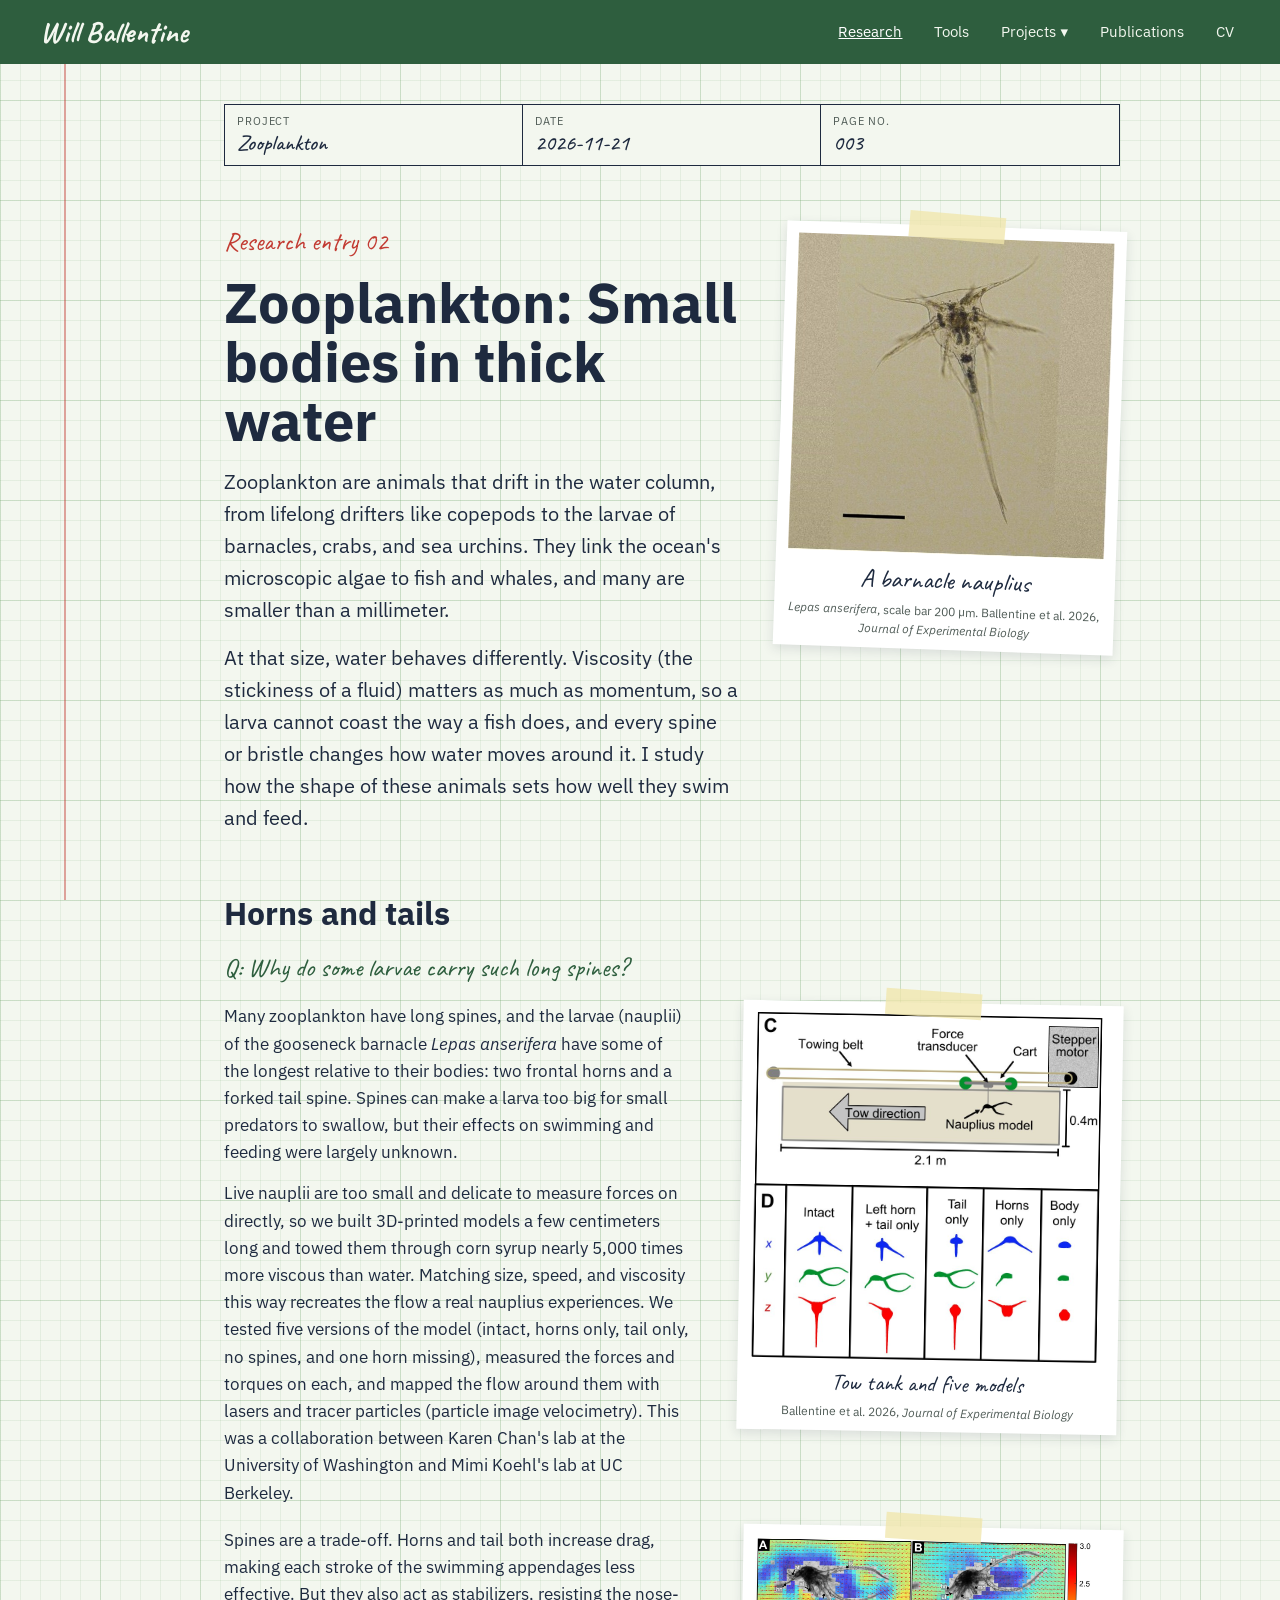
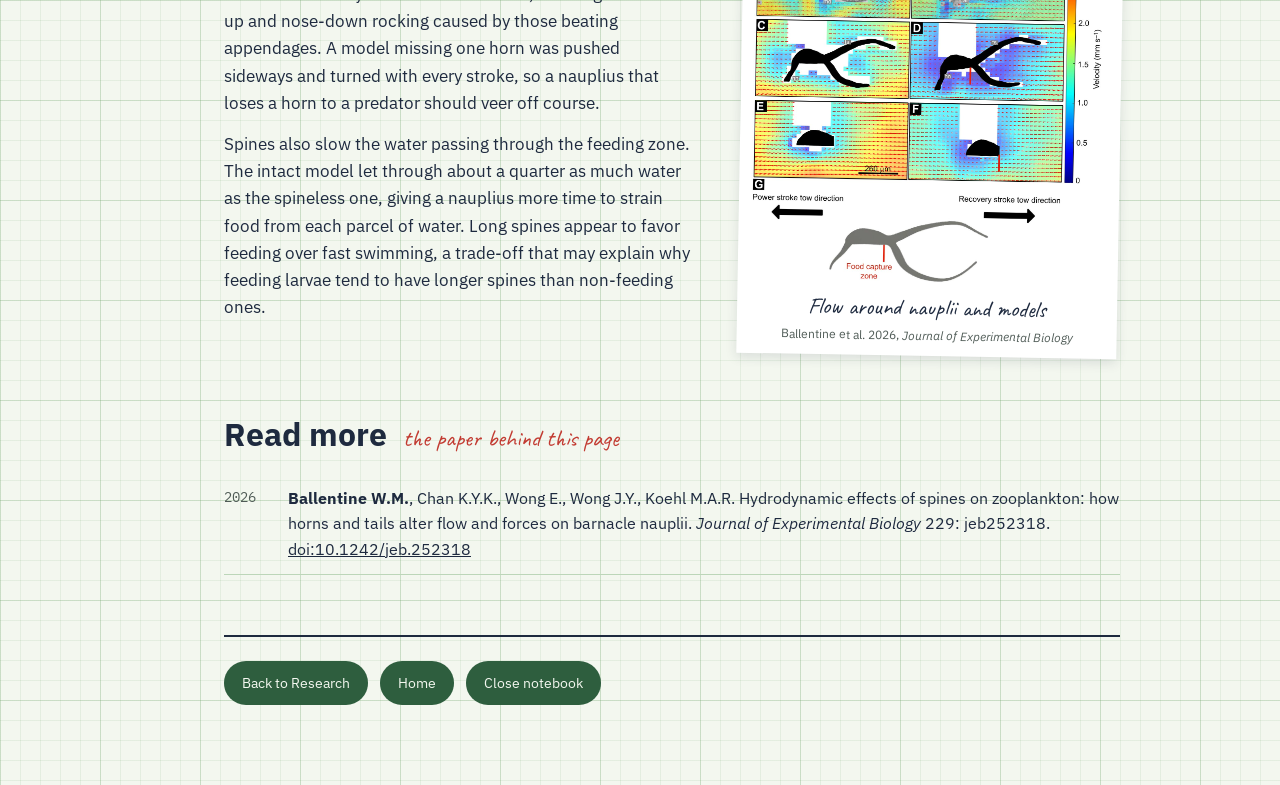
<file: zooplankton/index.html>
<!DOCTYPE html>
<html lang="en">
<head>
  <meta charset="UTF-8">
  <meta name="viewport" content="width=device-width, initial-scale=1">
  <title>Zooplankton: Small bodies in thick water | Will Ballentine</title>
  <meta name="description" content="Will Ballentine's research on zooplankton hydrodynamics: how spines on barnacle larvae change the forces and flows that shape swimming and feeding.">
  <link rel="preconnect" href="https://fonts.googleapis.com">
  <link rel="preconnect" href="https://fonts.gstatic.com" crossorigin>
  <link rel="stylesheet" href="https://fonts.googleapis.com/css2?family=Caveat:wght@500;700&family=IBM+Plex+Mono:wght@400;500&family=IBM+Plex+Sans:wght@400;500;600;700&display=swap">
  <link rel="stylesheet" href="../css/style.css">
</head>
<body>
  <nav class="site-nav" aria-label="Main">
    <a class="brand" href="/">Will Ballentine</a>
    <button type="button" class="menu-btn" aria-expanded="false" aria-controls="nav-links">
      <svg width="20" height="20" viewBox="0 0 24 24" fill="none" stroke="currentColor" stroke-width="2" stroke-linecap="round" aria-hidden="true"><path d="M4 7h16M4 12h16M4 17h16"/></svg>Menu
    </button>
    <ul id="nav-links">
      <li><a href="/#research" aria-current="page">Research</a></li>
      <li><a href="/tools/">Tools</a></li>
      <li class="has-sub"><details><summary>Projects</summary><ul><li><a href="https://toads.willballentine.com/">Toad Tank</a></li></ul></details></li>
      <li><a href="/publications/">Publications</a></li>
      <li><a href="/assets/Will_Ballentine_CV.pdf">CV</a></li>
    </ul>
  </nav>
  <script>
    const nav = document.querySelector('.site-nav'), menuBtn = nav.querySelector('.menu-btn');
    const setMenu = open => { nav.classList.toggle('open', open); menuBtn.setAttribute('aria-expanded', open); };
    menuBtn.onclick = () => setMenu(!nav.classList.contains('open'));
    document.addEventListener('click', e => { const d = nav.querySelector('details'); if (d && !d.contains(e.target)) d.open = false; });
    nav.querySelectorAll('ul a').forEach(a => a.addEventListener('click', () => setMenu(false)));
  </script>

  <main>
    <div class="page-header">
      <div><span>Project</span><strong>Zooplankton</strong></div>
      <div><span>Date</span><strong>2026-11-21</strong></div>
      <div><span>Page No.</span><strong>003</strong></div>
    </div>

    <section class="intro">
      <div>
        <p class="hand red" style="font-size: 26px;">Research entry 02</p>
        <h1>Zooplankton: Small bodies in thick water</h1>
        <p class="lede">Zooplankton are animals that drift in the water column, from lifelong drifters like copepods to the larvae of barnacles, crabs, and sea urchins. They link the ocean's microscopic algae to fish and whales, and many are smaller than a millimeter.</p>
        <p class="lede">At that size, water behaves differently. Viscosity (the stickiness of a fluid) matters as much as momentum, so a larva cannot coast the way a fish does, and every spine or bristle changes how water moves around it. I study how the shape of these animals sets how well they swim and feed.</p>
      </div>
      <figure class="taped hero">
        <img class="square" src="images/nauplius.jpg" width="526" height="526" alt="Micrograph of a barnacle nauplius larva with two long frontal horns, feathery appendages, and a long tail spine">
        <figcaption>A barnacle nauplius</figcaption>
        <p class="credit"><i>Lepas anserifera</i>, scale bar 200 µm. Ballentine et al. 2026, <i>Journal of Experimental Biology</i></p>
      </figure>
    </section>

    <section id="spines">
      <div class="section-title"><h2>Horns and tails</h2></div>
      <p class="hand green q-line">Q: Why do some larvae carry such long spines?</p>
      <div class="study">
        <div>
          <p>Many zooplankton have long spines, and the larvae (nauplii) of the gooseneck barnacle <i>Lepas anserifera</i> have some of the longest relative to their bodies: two frontal horns and a forked tail spine. Spines can make a larva too big for small predators to swallow, but their effects on swimming and feeding were largely unknown.</p>
          <p>Live nauplii are too small and delicate to measure forces on directly, so we built 3D-printed models a few centimeters long and towed them through corn syrup nearly 5,000 times more viscous than water. Matching size, speed, and viscosity this way recreates the flow a real nauplius experiences. We tested five versions of the model (intact, horns only, tail only, no spines, and one horn missing), measured the forces and torques on each, and mapped the flow around them with lasers and tracer particles (particle image velocimetry). This was a collaboration between Karen Chan's lab at the University of Washington and Mimi Koehl's lab at UC Berkeley.</p>
        </div>
        <figure class="taped wide">
          <img src="images/towtank-models.jpg" width="934" height="906" alt="Diagram of a 2.1 m tow tank with a cart and force transducer pulling a nauplius model, above outlines of the five model versions seen from three angles">
          <figcaption>Tow tank and five models</figcaption>
          <p class="credit">Ballentine et al. 2026, <i>Journal of Experimental Biology</i></p>
        </figure>
      </div>
      <div class="study">
        <div>
          <p>Spines are a trade-off. Horns and tail both increase drag, making each stroke of the swimming appendages less effective. But they also act as stabilizers, resisting the nose-up and nose-down rocking caused by those beating appendages. A model missing one horn was pushed sideways and turned with every stroke, so a nauplius that loses a horn to a predator should veer off course.</p>
          <p>Spines also slow the water passing through the feeding zone. The intact model let through about a quarter as much water as the spineless one, giving a nauplius more time to strain food from each parcel of water. Long spines appear to favor feeding over fast swimming, a trade-off that may explain why feeding larvae tend to have longer spines than non-feeding ones.</p>
        </div>
        <figure class="taped wide">
          <img src="images/piv-flow.jpg" width="1400" height="1355" alt="Color maps of water velocity around a live nauplius, an intact model, and a spineless model during the power and recovery strokes, with a diagram marking the food capture zone">
          <figcaption>Flow around nauplii and models</figcaption>
          <p class="credit">Ballentine et al. 2026, <i>Journal of Experimental Biology</i></p>
        </figure>
      </div>
    </section>

    <section id="papers">
      <div class="section-title"><h2>Read more</h2><span class="hand">the paper behind this page</span></div>
      <ol class="pubs">
        <li><span class="year">2026</span><span><strong>Ballentine W.M.</strong>, Chan K.Y.K., Wong E., Wong J.Y., Koehl M.A.R. Hydrodynamic effects of spines on zooplankton: how horns and tails alter flow and forces on barnacle nauplii. <em>Journal of Experimental Biology</em> 229: jeb252318. <a href="https://doi.org/10.1242/jeb.252318">doi:10.1242/jeb.252318</a></span></li>
      </ol>
    </section>

    <footer class="site-footer">
      <div class="links">
        <a href="/#research">Back to Research</a>
        <a href="/">Home</a>
        <a href="/?cover">Close notebook</a>
      </div>
    </footer>
  </main>
</body>
</html>
</file>
<file: css/style.css>
/* Green science notebook */
:root {
  --cover: #2E5E3E;
  --paper: #F3F7EF;
  --grid-minor: #DCEADA;
  --grid-major: #BCD6B9;
  --paper-minor: rgba(120, 170, 115, .12);  /* background grid only */
  --paper-major: rgba(120, 170, 115, .24);
  --ink: #1E2A3F;
  --pencil: #4F5B56;
  --red: #C23B32;
  --tape: rgba(240, 230, 170, .75);
  --sans: 'IBM Plex Sans', system-ui, sans-serif;
  --mono: 'IBM Plex Mono', ui-monospace, monospace;
  --hand: 'Caveat', cursive;
}

* { box-sizing: border-box; }

body {
  margin: 0;
  font-family: var(--sans);
  color: var(--ink);
  line-height: 1.6;
  background-color: var(--paper);
  background-image:
    linear-gradient(var(--paper-major) 1px, transparent 1px),
    linear-gradient(90deg, var(--paper-major) 1px, transparent 1px),
    linear-gradient(var(--paper-minor) 1px, transparent 1px),
    linear-gradient(90deg, var(--paper-minor) 1px, transparent 1px);
  background-size: 100px 100px, 100px 100px, 20px 20px, 20px 20px;
}

/* red margin line */
body::before {
  content: "";
  position: fixed;
  top: 0; bottom: 0; left: 64px;
  width: 2px;
  background: rgba(194, 59, 50, .45);
  z-index: -1;
}

a { color: var(--ink); }
a:hover { color: var(--red); }
img { max-width: 100%; height: auto; display: block; }
h1, h2, h3, p { margin: 0; }
h1 { font-size: clamp(40px, 6vw, 56px); line-height: 1.05; }
h2 { font-size: 32px; line-height: 1.2; }

/* nav */
.site-nav {
  background: var(--cover);
  display: flex; flex-wrap: wrap; align-items: center; justify-content: space-between;
  gap: 8px 24px;
  padding: 8px 40px;
}
.site-nav .brand { color: var(--paper); text-decoration: none; font-family: var(--hand); font-size: 30px; font-weight: 700; }
.site-nav ul { display: flex; flex-wrap: wrap; gap: 4px 20px; margin: 0; padding: 0; list-style: none; }
.site-nav ul a { display: block; color: var(--paper); text-decoration: none; padding: 12px 6px; font-size: 15px; }
.site-nav ul a:hover, .site-nav ul a[aria-current] { color: #fff; text-decoration: underline; }

.menu-btn { display: none; align-items: center; gap: 8px; min-height: 44px; padding: 0 12px; border: 1.5px solid rgba(243,247,239,.6); border-radius: 6px; background: transparent; color: var(--paper); font: inherit; font-size: 15px; cursor: pointer; }

main {
  max-width: 1040px;
  margin: 0 auto;
  padding: 40px 40px 80px 104px;
  display: flex; flex-direction: column; gap: 60px;
}
section { display: flex; flex-direction: column; gap: 20px; }

/* handwriting accents */
.hand { font-family: var(--hand); font-size: 24px; line-height: 1.2; }
.red { color: var(--red); }
.green { color: var(--cover); }
.muted { color: var(--pencil); }
.mono { font-family: var(--mono); }
.placeholder { color: var(--pencil); }

/* Project / Date / Page No. strip */
.page-header {
  display: grid; grid-template-columns: repeat(auto-fit, minmax(180px, 1fr));
  border: 1.5px solid var(--ink); background: var(--paper);
}
.page-header div { padding: 8px 12px; border-right: 1px solid var(--ink); }
.page-header div:last-child { border-right: 0; }
.page-header span { display: block; font-size: 11px; letter-spacing: .08em; text-transform: uppercase; color: var(--pencil); }
.page-header strong { font-family: var(--hand); font-size: 22px; font-weight: 500; line-height: 1.1; }

.section-title { display: flex; flex-wrap: wrap; align-items: baseline; gap: 16px; }
.section-title .hand { color: var(--red); }

/* intro */
.intro { flex-direction: row; flex-wrap: wrap; align-items: flex-start; gap: 40px; }
.intro > div { flex: 999 1 480px; min-width: 0; display: flex; flex-direction: column; gap: 16px; }
.intro .role { font-size: 18px; color: var(--pencil); }
.intro .lede { font-size: 20px; max-width: 620px; }

/* taped-in figures */
.figures { display: flex; flex-wrap: wrap; gap: 40px 48px; padding-top: 12px; }
.taped {
  flex: 1 1 260px; max-width: 340px; margin: 0;
  position: relative; background: #fff; padding: 12px 12px 8px;
  box-shadow: 0 4px 12px rgba(30, 42, 63, .12);
  transform: rotate(var(--tilt, -1.5deg));
  transition: transform .2s ease, box-shadow .2s ease;
}
.taped::before {
  content: ""; position: absolute; top: -12px; left: 50%;
  width: 96px; height: 26px; margin-left: -48px;
  background: var(--tape); transform: rotate(3deg);
}
.taped:hover { transform: translateY(-4px); box-shadow: 0 10px 24px rgba(30, 42, 63, .18); }
.taped:nth-child(even) { --tilt: 1.5deg; }
.taped img, .taped .photo { aspect-ratio: 1 / 1; width: 100%; object-fit: cover; }
.taped .photo { background: #DCE5DD; display: flex; align-items: center; justify-content: center; color: var(--pencil); font-size: 14px; padding: 12px; text-align: center; }
.taped figcaption { font-family: var(--hand); font-size: 26px; text-align: center; padding-top: 6px; }
.intro .taped { flex: 1 1 260px; max-width: 320px; --tilt: 2deg; }
.intro .taped .photo, .intro .taped img { aspect-ratio: 4 / 5; }

/* table of contents */
.toc { margin: 0; padding: 0; list-style: none; border-top: 2px solid var(--ink); }
.toc a {
  display: flex; align-items: baseline; gap: 12px;
  min-height: 44px; padding: 14px 0;
  text-decoration: none; border-bottom: 1px solid var(--grid-major);
}
.toc .num, .toc .pg { font-family: var(--mono); font-size: 14px; }
.toc .num { width: 32px; color: var(--pencil); }
.toc .title { font-size: 22px; font-weight: 600; }
.toc .desc { font-size: 15px; color: var(--pencil); }
.toc .dots { flex: 1 1 40px; border-bottom: 2px dotted #9DB59A; transform: translateY(-4px); }
.toc a:hover .title { color: var(--red); }

/* dated entries */
.entries { display: grid; grid-template-columns: repeat(auto-fill, minmax(260px, 1fr)); gap: 20px; }
.entry { background: rgba(243, 247, 239, .92); border: 1.5px solid var(--ink); padding: 20px; display: flex; flex-direction: column; gap: 10px; }
.entry header { display: flex; justify-content: space-between; font-family: var(--mono); font-size: 12px; color: var(--pencil); }
.entry h3 { font-size: 21px; }
.entry .q { font-family: var(--hand); font-size: 23px; line-height: 1.2; color: var(--cover); }
.entry p:last-child { font-size: 15px; }

.entry.linked { position: relative; transition: transform .2s ease, box-shadow .2s ease; }
.entry.linked:hover { transform: translateY(-3px); box-shadow: 0 8px 18px rgba(30, 42, 63, .14); }
.entry.linked h3 a { text-decoration: none; }
.entry.linked h3 a::after { content: ""; position: absolute; inset: 0; } /* whole card clickable */
.entry p.more { font-family: var(--hand); font-size: 22px; color: var(--red); margin-top: auto; }
.all-link { margin-top: 16px; font-weight: 600; }

/* research subpages */
.taped.linked figcaption a { text-decoration: none; }
.taped.linked figcaption a::after { content: ""; position: absolute; inset: 0; }
.taped .photo.square-ph { aspect-ratio: 1 / 1; }
.subhead { font-size: 21px; padding-top: 16px; border-top: 1.5px dashed rgba(30, 42, 63, .35); margin-top: 12px; display: flex; align-items: baseline; gap: 12px; }
.subhead span { font-family: var(--mono); font-size: 13px; font-weight: 400; color: var(--pencil); }
.q-line { font-size: 26px; line-height: 1.2; }
.study { display: flex; flex-wrap: wrap; align-items: flex-start; gap: 32px 48px; }
.study > div:first-child { flex: 999 1 420px; min-width: 0; display: flex; flex-direction: column; gap: 14px; font-size: 17px; max-width: 640px; }
.study > .figures { flex: 1 1 100%; }
.taped.wide { flex: 1 1 380px; max-width: 440px; --tilt: 1deg; }
.taped.wide .photo, .taped.wide img { aspect-ratio: 4 / 3; object-fit: contain; background: #fff; }
.taped.wide .photo { background: #DCE5DD; padding: 16px; text-align: center; }
.taped.wide img { aspect-ratio: auto; }
.fig-stack { flex: 1 1 380px; max-width: 440px; display: flex; flex-direction: column; gap: 40px; }
.fig-stack .taped.wide { flex: none; max-width: none; }
.taped.wide figcaption, .taped.full figcaption { font-size: 23px; white-space: nowrap; overflow: hidden; text-overflow: ellipsis; }
.taped.full { flex: 1 1 100%; max-width: 900px; --tilt: -.8deg; }
.taped.full img { aspect-ratio: auto; }
.taped.full:nth-child(even) { --tilt: .8deg; }
.intro .taped.hero { flex: 1 1 340px; max-width: 440px; }
.intro .taped img.square { aspect-ratio: 1 / 1; }
.taped .credit { font-size: 12px; color: var(--pencil); text-align: center; padding-bottom: 2px; }

/* publications */
.pubs { margin: 0; padding: 0; list-style: none; }
.pubs li { display: flex; gap: 16px; padding: 12px 0; border-bottom: 1px solid var(--grid-major); }
.pubs a { overflow-wrap: anywhere; }
.pubs .year { font-family: var(--mono); font-size: 14px; color: var(--pencil); width: 48px; flex: none; }

/* toad readings */
.readings { display: grid; grid-template-columns: repeat(auto-fit, minmax(170px, 1fr)); border: 1.5px solid var(--ink); background: rgba(243, 247, 239, .92); }
.readings div { padding: 16px; border-right: 1px solid var(--grid-major); border-bottom: 1px solid var(--grid-major); display: flex; flex-direction: column; gap: 4px; }
.readings span { font-size: 12px; letter-spacing: .08em; text-transform: uppercase; color: var(--pencil); }
.readings strong { font-family: var(--mono); font-size: 32px; font-weight: 500; }
.readings small { font-size: 16px; color: var(--pencil); }
.readings em { font-family: var(--hand); font-size: 20px; font-style: normal; color: var(--cover); }

.btn { align-self: flex-start; min-height: 44px; padding: 0 16px; border: 1.5px solid var(--ink); background: var(--paper); color: var(--ink); font: inherit; font-size: 15px; cursor: pointer; }
#feed-status:empty { display: none; }
.graphs { display: flex; flex-direction: column; gap: 16px; }
.graphs[hidden] { display: none; }
.range { display: flex; flex-wrap: wrap; gap: 8px; }
.range .btn { min-height: 36px; font-family: var(--mono); font-size: 13px; }
.range .btn[aria-pressed="true"] { background: var(--ink); color: var(--paper); }
.charts { display: grid; grid-template-columns: repeat(auto-fit, minmax(340px, 1fr)); gap: 16px; }
.charts figure { margin: 0; padding: 12px 14px 8px; border: 1.5px solid var(--ink); background: #fff; display: flex; flex-direction: column; gap: 4px; }
.charts figcaption { font-size: 12px; letter-spacing: .08em; text-transform: uppercase; color: var(--pencil); }
.charts figcaption small { text-transform: none; letter-spacing: 0; }
.charts .plot { position: relative; height: 200px; }
@media (max-width: 700px) { .charts { grid-template-columns: 1fr; } }

/* pipeline diagram */
.pipeline { display: flex; flex-wrap: wrap; align-items: center; gap: 12px; margin: 0; padding: 0; list-style: none; }
.pipeline li { display: flex; align-items: center; gap: 12px; }
.pipeline li + li::before { content: "→"; color: var(--red); font-size: 22px; }
.pipeline div { border: 1.5px solid var(--ink); background: #fff; padding: 10px 14px; min-width: 120px; display: flex; flex-direction: column; }
.pipeline strong { font-size: 15px; }
.pipeline span { font-family: var(--hand); font-size: 19px; color: var(--pencil); }

/* footer sign-off */
.site-footer { display: flex; flex-wrap: wrap; justify-content: space-between; align-items: center; gap: 24px; padding-top: 24px; border-top: 2px solid var(--ink); font-size: 14px; }
.site-footer .sig { display: flex; gap: 12px; align-items: baseline; }
.site-footer .sig strong { font-family: var(--hand); font-size: 28px; font-weight: 500; border-bottom: 1px solid var(--ink); padding: 0 24px 0 4px; }
.site-footer .links { display: flex; flex-wrap: wrap; gap: 20px; }

/* cover (first visit) */
.cover {
  position: fixed; inset: 0; z-index: 10;
  display: flex;
  background-color: var(--cover);
  background-image:
    radial-gradient(ellipse 40% 18% at 20% 30%, rgba(255,255,255,.07), transparent 70%),
    radial-gradient(ellipse 30% 22% at 75% 65%, rgba(0,0,0,.14), transparent 70%),
    radial-gradient(ellipse 25% 30% at 35% 85%, rgba(0,0,0,.12), transparent 70%),
    repeating-linear-gradient(115deg, rgba(255,255,255,.035) 0 3px, transparent 3px 14px);
  transition: transform .5s ease, opacity .5s ease;
}
.cover[hidden] { display: none; }
.cover.opening { transform: translateX(-100%); opacity: 0; }
.cover .spine { width: 56px; flex: none; background: rgba(0,0,0,.35); }
.cover .inner { flex: 1; display: flex; flex-direction: column; align-items: center; justify-content: center; gap: 40px; padding: 64px 24px; }
.cover .label { background: #FBFCF8; width: 100%; max-width: 460px; padding: 24px 28px; border-radius: 6px; box-shadow: 0 6px 20px rgba(0,0,0,.25); display: flex; flex-direction: column; gap: 14px; }
.cover .label h1 { text-align: center; font-size: 13px; letter-spacing: .3em; text-transform: uppercase; color: var(--cover); }
.cover .label p { display: flex; align-items: baseline; gap: 12px; border-bottom: 1px solid var(--ink); padding-bottom: 2px; }
.cover .label span { font-size: 12px; letter-spacing: .1em; color: var(--pencil); width: 72px; }
.cover .label strong { font-family: var(--hand); font-size: 32px; font-weight: 500; line-height: 1; }
.cover .label .written { display: inline-block; font-weight: 700; transform: rotate(-6deg) translateY(-2px); margin-right: 4px; }
html.cover-open, html.cover-open body { overflow: hidden; }
.cover button { min-height: 48px; padding: 0 22px; border: 1.5px solid rgba(243,247,239,.7); border-radius: 999px; background: transparent; color: var(--paper); font: inherit; font-size: 16px; cursor: pointer; }
.cover button:hover { color: #fff; border-color: #fff; }

@media (max-width: 700px) {
  body::before { left: 16px; }
  main { padding: 32px 20px 64px 32px; }
  .site-nav { padding: 8px 20px; position: sticky; top: 0; z-index: 20; }
  .menu-btn { display: inline-flex; }
  .site-nav ul { display: none; width: 100%; flex-direction: column; gap: 0; padding-bottom: 8px; }
  .site-nav.open ul { display: flex; }
  .site-nav ul a { padding: 12px 4px; border-top: 1px solid rgba(243,247,239,.15); font-size: 17px; }
  .toc .desc { display: none; }
}
@media (prefers-reduced-motion: reduce) {
  .taped, .cover { transition: none; }
}

/* projects dropdown */
.has-sub { position: relative; }
.site-nav summary { list-style: none; cursor: pointer; color: var(--paper); padding: 12px 6px; font-size: 15px; }
.site-nav summary::-webkit-details-marker { display: none; }
.site-nav summary::after { content: " ▾"; }
.site-nav summary:hover { color: #fff; text-decoration: underline; }
.has-sub ul { position: absolute; top: 100%; left: 0; z-index: 10; flex-direction: column; gap: 0; min-width: 150px; padding: 4px 10px; background: var(--cover); box-shadow: 0 8px 18px rgba(0,0,0,.2); }
@media (max-width: 700px) {
  .site-nav summary { padding: 12px 4px; border-top: 1px solid rgba(243,247,239,.15); font-size: 17px; }
  .has-sub ul { position: static; box-shadow: none; padding: 0 0 0 20px; }
}

/* footer buttons */
.site-footer .links { align-items: center; gap: 12px; }
.site-footer .links a { display: inline-flex; align-items: center; min-height: 44px; padding: 0 18px; border-radius: 999px; background: var(--cover); color: var(--paper); text-decoration: none; }
.site-footer .links a:hover { background: #24492f; color: #fff; }

/* publications view toggle */
.view-toggle { display: flex; align-items: center; gap: 10px; font-size: 15px; color: var(--pencil); }
.view-toggle button { position: relative; width: 48px; height: 26px; padding: 0; border: 1.5px solid var(--ink); border-radius: 999px; background: var(--paper); cursor: pointer; }
.view-toggle button::after { content: ""; position: absolute; top: 3px; left: 3px; width: 17px; height: 17px; border-radius: 50%; background: var(--ink); transition: transform .2s ease; }
.view-toggle button[aria-checked="true"] { background: var(--cover); border-color: var(--cover); }
.view-toggle button[aria-checked="true"]::after { transform: translateX(22px); background: var(--paper); }
.pubs[hidden], .entries[hidden] { display: none; }

/* drawings */
.diagram { margin: 0; }
.diagram img { width: 100%; }
.entry .card-img { width: 100%; height: 140px; object-fit: contain; }

/* card link arrows: → on this site, ↗ leaves the site */
.entry.linked::before { content: "→"; position: absolute; top: 12px; right: 14px; font-size: 20px; line-height: 1; color: var(--ink); }
.entry.linked.ext::before { content: "↗"; }
.entry.linked:hover::before { color: var(--red); }
.entry.linked h3 { padding-right: 18px; }
.sr-only { position: absolute; width: 1px; height: 1px; overflow: hidden; clip: rect(0 0 0 0); white-space: nowrap; }
</file>
